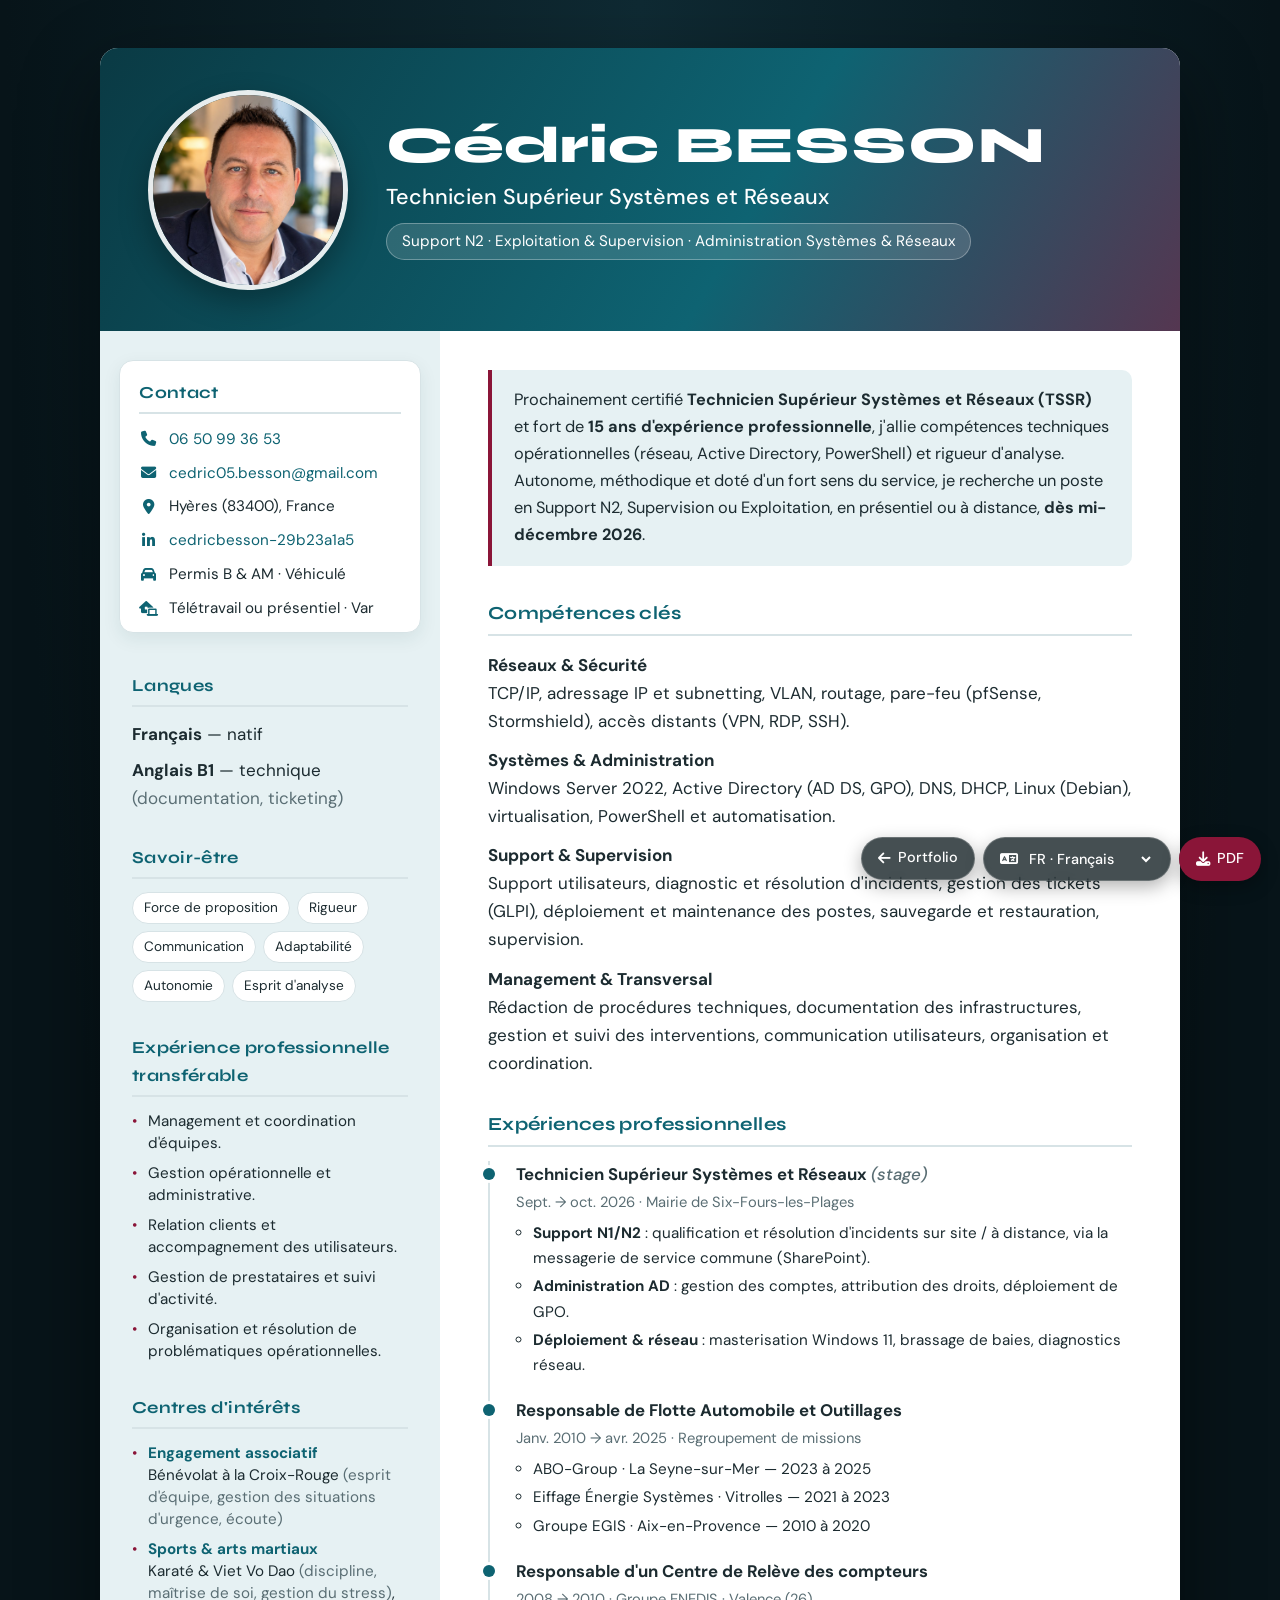
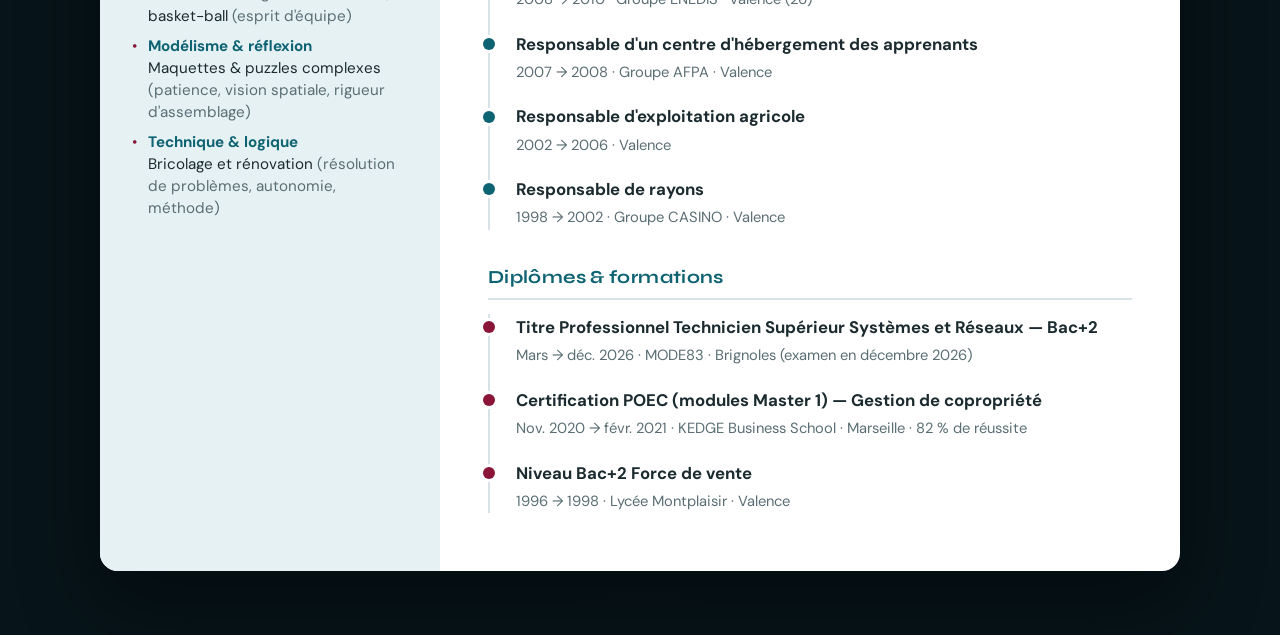
<file: cv.html>
<!DOCTYPE html>
<!--
  ============================================================
  CV EN LIGNE — Cédric BESSON
  ------------------------------------------------------------
  Version web du CV, ouverte depuis les boutons « Voir mon CV » du portfolio.
    • À l'écran : grand format aéré, photo bien visible.
    • À l'impression (Ctrl + P → « Enregistrer au format PDF ») : une page A4.
    • Modification directe (éditeur façon Word, edition.js module 2 bis) :
      bouton « Éditer » (ou Ctrl + Alt + M), puis « Exporter cv.html » →
      remplacer ce fichier, et « PDF du CV » → ressources/CV_Cedric_BESSON_TSSR.pdf.
  Mise en forme : cv.css
  Pour modifier une information, il suffit de changer le texte ci-dessous.
  ============================================================
-->
<html lang="fr">
<head>
  <meta charset="UTF-8" />
  <meta name="viewport" content="width=device-width, initial-scale=1.0" />
  <meta name="description" content="CV de Cédric Besson – Technicien Supérieur Systèmes et Réseaux (TSSR), Hyères (83), France." />
  <meta name="theme-color" content="#071419" />

  <link rel="preconnect" href="https://fonts.googleapis.com" />
  <link rel="preconnect" href="https://fonts.gstatic.com" crossorigin />
  <link href="https://fonts.googleapis.com/css2?family=Syne:wght@700;800&family=DM+Sans:wght@400;500;700&display=swap" rel="stylesheet" />
  <link rel="stylesheet" href="https://cdnjs.cloudflare.com/ajax/libs/font-awesome/6.4.0/css/all.min.css" />
  <link rel="stylesheet" href="cv.css" />

  <link rel="icon" type="image/png" sizes="32x32" href="images/favicon-32x32.png" />
  <title>CV · Cédric Besson | Technicien Systèmes &amp; Réseaux</title>
</head>

<body>

  <!-- Boutons discrets, masqués à l'impression -->
  <nav class="cv-actions" aria-label="Actions">
    <a href="index.html" class="cv-btn"><i class="fas fa-arrow-left" aria-hidden="true"></i> Portfolio</a>
    <!-- « Éditer » : visible seulement sur l'ordinateur de Cédric (retiré du site publié par edition.js) -->
    <button type="button" class="cv-btn" data-ed-open data-owner-only title="Modifier le CV (Ctrl + Alt + M)"><i class="fas fa-pen" aria-hidden="true"></i> Éditer</button>
    <a href="ressources/CV_Cedric_BESSON_TSSR.pdf" class="cv-btn cv-btn--main" download><i class="fas fa-download" aria-hidden="true"></i> PDF</a>
  </nav>

  <main class="cv-page">

    <!-- ===== EN-TÊTE ===== -->
    <header class="cv-header">
      <img src="images/photo.jpg" alt="Photo de Cédric Besson" class="cv-photo" width="200" height="200" />
      <div>
        <h1 class="cv-name">Cédric <span>BESSON</span></h1>
        <p class="cv-title">Technicien Supérieur Systèmes et Réseaux</p>
        <p class="cv-targets">Support N2 · Exploitation &amp; Supervision · Administration Systèmes &amp; Réseaux</p>
      </div>
    </header>

    <div class="cv-body">

      <!-- ===== COLONNE LATÉRALE ===== -->
      <aside class="cv-side">
        <section>
          <h2>Contact</h2>
          <ul class="cv-contact">
            <li><i class="fas fa-phone" aria-hidden="true"></i><a href="tel:+33650993653">06 50 99 36 53</a></li>
            <li><i class="fas fa-envelope" aria-hidden="true"></i><a href="mailto:cedric05.besson@gmail.com">cedric05.besson@gmail.com</a></li>
            <li><i class="fas fa-location-dot" aria-hidden="true"></i>Hyères (83400), France</li>
            <li><i class="fab fa-linkedin-in" aria-hidden="true"></i><a href="https://www.linkedin.com/in/cedricbesson-29b23a1a5" target="_blank" rel="noopener">cedricbesson-29b23a1a5</a></li>
            <li><i class="fas fa-car" aria-hidden="true"></i>Permis B &amp; AM · Véhiculé</li>
            <li><i class="fas fa-laptop-house" aria-hidden="true"></i>Télétravail ou présentiel · Var</li>
          </ul>
        </section>

        <section>
          <h2>Langues</h2>
          <p class="cv-lang-item"><strong>Français</strong> — natif</p>
          <p class="cv-lang-item"><strong>Anglais B1</strong> — technique<br><span class="muted">(documentation, ticketing)</span></p>
        </section>

        <section>
          <h2>Savoir-être</h2>
          <ul class="cv-chips">
            <li>Force de proposition</li>
            <li>Rigueur</li>
            <li>Communication</li>
            <li>Adaptabilité</li>
            <li>Autonomie</li>
            <li>Esprit d'analyse</li>
          </ul>
        </section>

        <section>
          <h2>Expérience professionnelle transférable</h2>
          <ul class="cv-list cv-transfer">
            <li>Management et coordination d'équipes.</li>
            <li>Gestion opérationnelle et administrative.</li>
            <li>Relation clients et accompagnement des utilisateurs.</li>
            <li>Gestion de prestataires et suivi d'activité.</li>
            <li>Organisation et résolution de problématiques opérationnelles.</li>
          </ul>
        </section>

        <section>
          <h2>Centres d'intérêts</h2>
          <!-- Chaque intérêt : <strong> = thème, puis l'activité et les qualités qu'elle développe -->
          <ul class="cv-list cv-interests">
            <li><strong>Engagement associatif</strong> Bénévolat à la Croix-Rouge <span class="muted">(esprit d'équipe, gestion des situations d'urgence, écoute)</span></li>
            <li><strong>Sports &amp; arts martiaux</strong> Karaté &amp; Viet Vo Dao <span class="muted">(discipline, maîtrise de soi, gestion du stress)</span>, basket-ball <span class="muted">(esprit d'équipe)</span></li>
            <li><strong>Modélisme &amp; réflexion</strong> Maquettes &amp; puzzles complexes <span class="muted">(patience, vision spatiale, rigueur d'assemblage)</span></li>
            <li><strong>Technique &amp; logique</strong> Bricolage et rénovation <span class="muted">(résolution de problèmes, autonomie, méthode)</span></li>
          </ul>
        </section>
      </aside>

      <!-- ===== COLONNE PRINCIPALE ===== -->
      <div class="cv-main">
        <p class="cv-summary">
          Prochainement certifié <strong>Technicien Supérieur Systèmes et Réseaux (TSSR)</strong> et fort de
          <strong>15 ans d'expérience professionnelle</strong>, j'allie compétences techniques opérationnelles
          (réseau, Active Directory, PowerShell) et rigueur d'analyse. Autonome, méthodique et doté d'un fort
          sens du service, je recherche un poste en Support N2, Supervision ou Exploitation, en présentiel ou
          à distance, <strong>dès mi-décembre 2026</strong>.
        </p>

        <section>
          <h2>Compétences clés</h2>
          <ul class="cv-skills">
            <li><strong>Réseaux &amp; Sécurité</strong> TCP/IP, adressage IP et subnetting, VLAN, routage, pare-feu (pfSense, Stormshield), accès distants (VPN, RDP, SSH).</li>
            <li><strong>Systèmes &amp; Administration</strong> Windows Server 2022, Active Directory (AD DS, GPO), DNS, DHCP, Linux (Debian), virtualisation, PowerShell et automatisation.</li>
            <li><strong>Support &amp; Supervision</strong> Support utilisateurs, diagnostic et résolution d'incidents, gestion des tickets (GLPI), déploiement et maintenance des postes, sauvegarde et restauration, supervision.</li>
            <li><strong>Management &amp; Transversal</strong> Rédaction de procédures techniques, documentation des infrastructures, gestion et suivi des interventions, communication utilisateurs, organisation et coordination.</li>
          </ul>
        </section>

        <section>
          <h2>Expériences professionnelles</h2>
          <ol class="cv-timeline">
            <li>
              <p class="cv-role">Technicien Supérieur Systèmes et Réseaux <em>(stage)</em></p>
              <p class="cv-meta">Sept. → oct. 2026 · Mairie de Six-Fours-les-Plages</p>
              <ul>
                <li><strong>Support N1/N2</strong> : qualification et résolution d'incidents sur site / à distance, via la messagerie de service commune (SharePoint).</li>
                <li><strong>Administration AD</strong> : gestion des comptes, attribution des droits, déploiement de GPO.</li>
                <li><strong>Déploiement &amp; réseau</strong> : masterisation Windows 11, brassage de baies, diagnostics réseau.</li>
              </ul>
            </li>
            <li>
              <p class="cv-role">Responsable de Flotte Automobile et Outillages</p>
              <p class="cv-meta">Janv. 2010 → avr. 2025 · Regroupement de missions</p>
              <ul>
                <li>ABO-Group · La Seyne-sur-Mer — 2023 à 2025</li>
                <li>Eiffage Énergie Systèmes · Vitrolles — 2021 à 2023</li>
                <li>Groupe EGIS · Aix-en-Provence — 2010 à 2020</li>
              </ul>
            </li>
            <li>
              <p class="cv-role">Responsable d'un Centre de Relève des compteurs</p>
              <p class="cv-meta">2008 → 2010 · Groupe ENEDIS · Valence (26)</p>
            </li>
            <li>
              <p class="cv-role">Responsable d'un centre d'hébergement des apprenants</p>
              <p class="cv-meta">2007 → 2008 · Groupe AFPA · Valence</p>
            </li>
            <li>
              <p class="cv-role">Responsable d'exploitation agricole</p>
              <p class="cv-meta">2002 → 2006 · Valence</p>
            </li>
            <li>
              <p class="cv-role">Responsable de rayons</p>
              <p class="cv-meta">1998 → 2002 · Groupe CASINO · Valence</p>
            </li>
          </ol>
        </section>

        <section>
          <h2>Diplômes &amp; formations</h2>
          <ol class="cv-timeline cv-timeline--cert">
            <li>
              <p class="cv-role">Titre Professionnel Technicien Supérieur Systèmes et Réseaux — Bac+2</p>
              <p class="cv-meta">Mars → déc. 2026 · MODE83 · Brignoles (examen en décembre 2026)</p>
            </li>
            <li>
              <p class="cv-role">Certification POEC (modules Master 1) — Gestion de copropriété</p>
              <p class="cv-meta">Nov. 2020 → févr. 2021 · KEDGE Business School · Marseille · 82 % de réussite</p>
            </li>
            <li>
              <p class="cv-role">Niveau Bac+2 Force de vente</p>
              <p class="cv-meta">1996 → 1998 · Lycée Montplaisir · Valence</p>
            </li>
          </ol>
        </section>
      </div>
    </div>
  </main>
  <!-- Mode édition (Ctrl + Alt + M) : permet aussi de modifier le CV directement sur la page -->
  <script src="edition.js"></script>
  <!-- Traduction du CV dans la langue choisie sur le portfolio -->
  <script src="cv-traduction.js"></script>
</body>
</html>
</file>
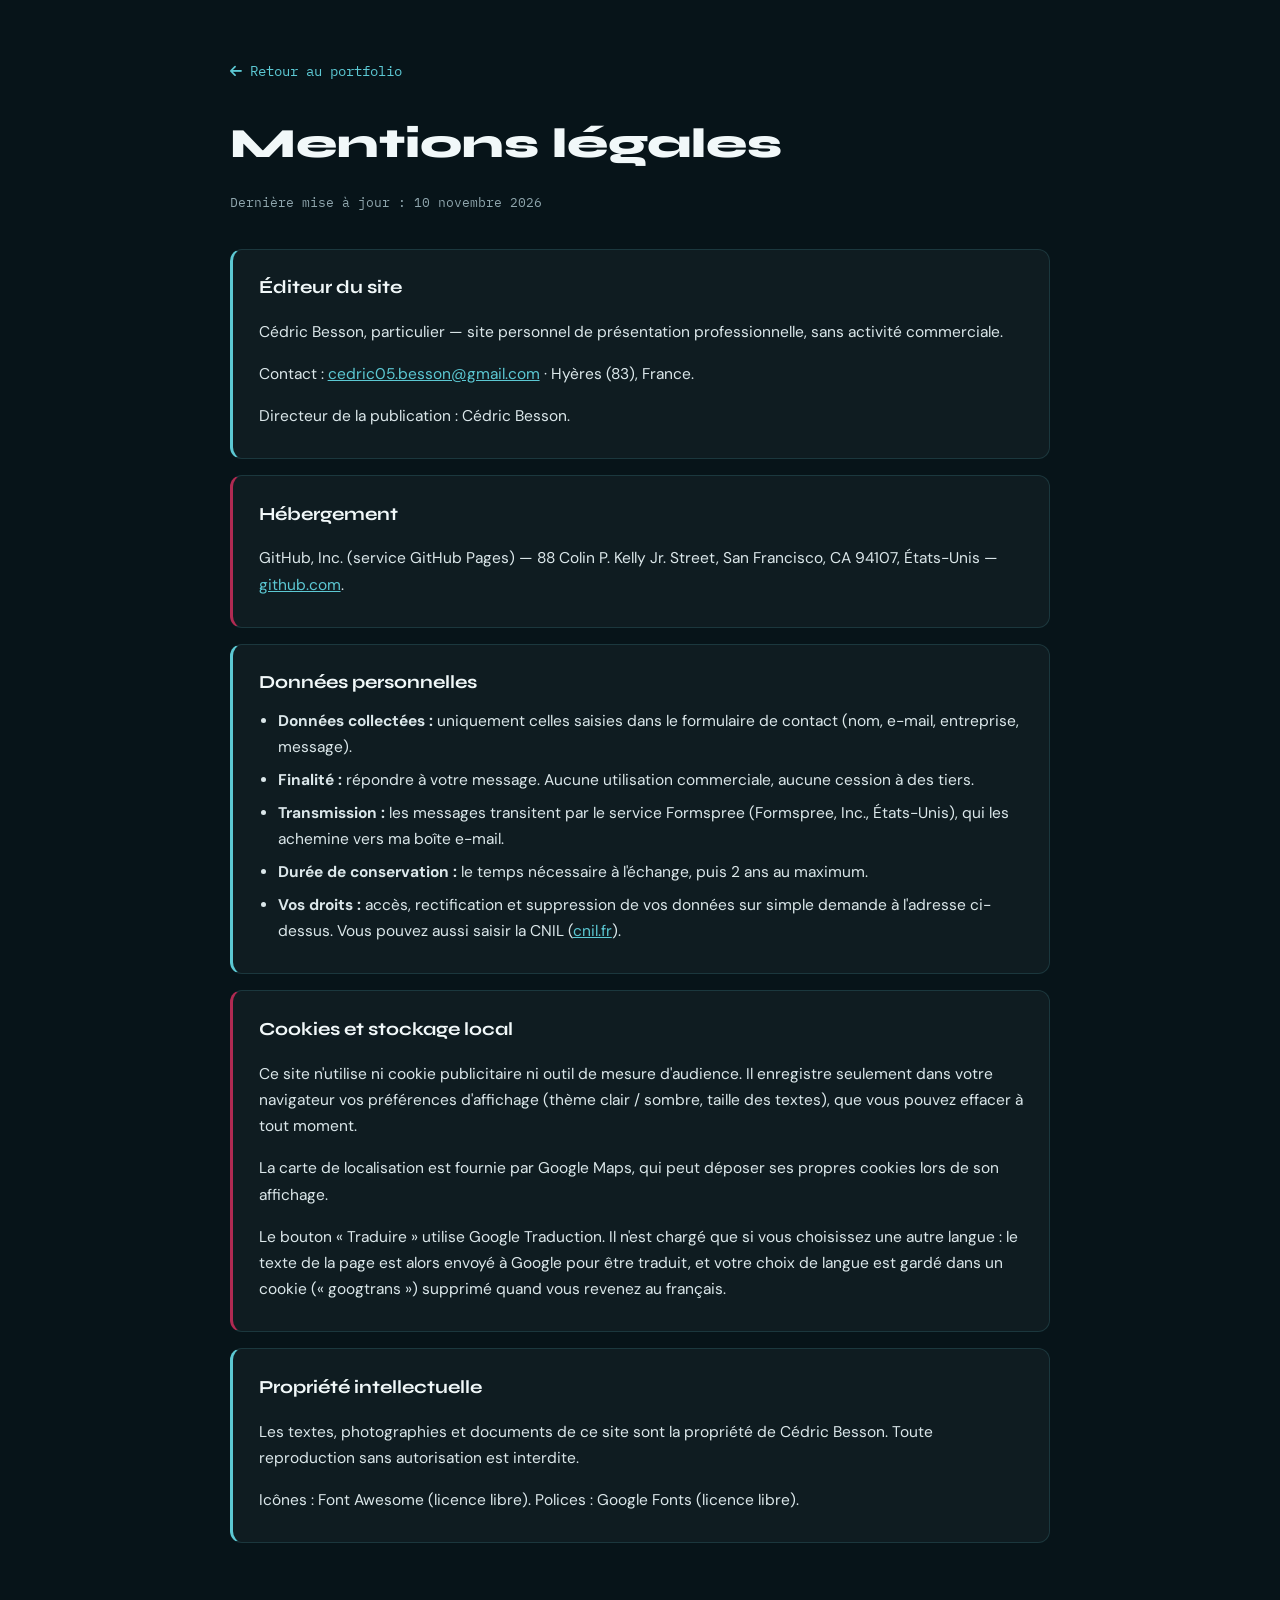
<file: mentions-legales.html>
<!DOCTYPE html>
<!--
  ============================================================
  MENTIONS LÉGALES — Portfolio de Cédric BESSON
  ------------------------------------------------------------
  Contenu limité au nécessaire pour un site personnel non commercial
  (loi n° 2004-575 du 21 juin 2004 « LCEN » et RGPD).
  À mettre à jour si : changement d'hébergeur, d'adresse e-mail,
  ou ajout d'un outil de mesure d'audience.
  Mode édition disponible : Ctrl + Alt + M.
  ============================================================
-->
<html lang="fr" data-theme="dark">
<head>
  <meta charset="UTF-8" />
  <meta name="viewport" content="width=device-width, initial-scale=1.0" />
  <meta name="robots" content="noindex" />
  <meta name="theme-color" content="#071419" />
  <link rel="preconnect" href="https://fonts.googleapis.com" />
  <link rel="preconnect" href="https://fonts.gstatic.com" crossorigin />
  <link href="https://fonts.googleapis.com/css2?family=Syne:wght@700;800&family=IBM+Plex+Mono:wght@400;500&family=DM+Sans:wght@400;500;700&display=swap" rel="stylesheet" />
  <link rel="stylesheet" href="https://cdnjs.cloudflare.com/ajax/libs/font-awesome/6.4.0/css/all.min.css" />
  <link rel="stylesheet" href="style.css" />
  <link rel="icon" type="image/png" sizes="32x32" href="images/favicon-32x32.png" />
  <title>Mentions légales | Cédric Besson</title>
  <style>
    /* Mise en page propre à cette page ; couleurs et polices viennent de style.css */
    .legal { max-width: 820px; margin: 0 auto; padding: 3rem 1.25rem 4rem; }
    .legal-back { display: inline-flex; align-items: center; gap: .5rem; font-family: var(--font-mono); font-size: .85rem; text-decoration: none; }
    .legal h1 { font-family: var(--font-display); font-weight: 800; font-size: clamp(1.9rem, 5vw, 2.6rem); color: var(--clr-heading); margin: 1.5rem 0 .3rem; }
    .legal .updated { font-family: var(--font-mono); font-size: .8rem; color: var(--clr-text-soft); margin-bottom: 2.2rem; }
    .legal section { padding: 1.4rem 1.6rem; margin-bottom: 1rem; background: var(--clr-surface); border: 1px solid var(--clr-border); border-left: 3px solid var(--clr-accent2); border-radius: var(--radius-md); }
    .legal section:nth-of-type(even) { border-left-color: var(--clr-wine2); }
    .legal h2 { font-family: var(--font-display); font-weight: 700; font-size: 1.15rem; color: var(--clr-heading); margin: 0 0 .6rem; }
    .legal p, .legal li { font-size: .97rem; color: var(--clr-text); margin-bottom: .4rem; }
    .legal ul { padding-left: 1.2rem; margin: 0; }
  </style>
</head>
<body>
  <main class="legal">
    <a href="index.html" class="legal-back"><i class="fas fa-arrow-left" aria-hidden="true"></i> Retour au portfolio</a>
    <h1>Mentions légales</h1>
    <p class="updated">Dernière mise à jour : 10 novembre 2026</p>

    <section id="editeur">
      <h2>Éditeur du site</h2>
      <p>Cédric Besson, particulier — site personnel de présentation professionnelle, sans activité commerciale.</p>
      <p>Contact : <a href="mailto:cedric05.besson@gmail.com">cedric05.besson@gmail.com</a> · Hyères (83), France.</p>
      <p>Directeur de la publication : Cédric Besson.</p>
    </section>

    <section id="hebergement">
      <h2>Hébergement</h2>
      <p>GitHub, Inc. (service GitHub Pages) — 88 Colin P. Kelly Jr. Street, San Francisco, CA 94107, États-Unis — <a href="https://github.com" target="_blank" rel="noopener">github.com</a>.</p>
    </section>

    <section id="donnees">
      <h2>Données personnelles</h2>
      <ul>
        <li><strong>Données collectées :</strong> uniquement celles saisies dans le formulaire de contact (nom, e-mail, entreprise, message).</li>
        <li><strong>Finalité :</strong> répondre à votre message. Aucune utilisation commerciale, aucune cession à des tiers.</li>
        <li><strong>Transmission :</strong> les messages transitent par le service Formspree (Formspree, Inc., États-Unis), qui les achemine vers ma boîte e-mail.</li>
        <li><strong>Durée de conservation :</strong> le temps nécessaire à l'échange, puis 2 ans au maximum.</li>
        <li><strong>Vos droits :</strong> accès, rectification et suppression de vos données sur simple demande à l'adresse ci-dessus. Vous pouvez aussi saisir la CNIL (<a href="https://www.cnil.fr" target="_blank" rel="noopener">cnil.fr</a>).</li>
      </ul>
    </section>

    <section id="cookies">
      <h2>Cookies et stockage local</h2>
      <p>Ce site n'utilise ni cookie publicitaire ni outil de mesure d'audience. Il enregistre seulement dans votre navigateur vos préférences d'affichage (thème clair / sombre, taille des textes), que vous pouvez effacer à tout moment.</p>
      <p>La carte de localisation est fournie par Google Maps, qui peut déposer ses propres cookies lors de son affichage.</p>
      <p>Le bouton « Traduire » utilise Google Traduction. Il n'est chargé que si vous choisissez une autre langue : le texte de la page est alors envoyé à Google pour être traduit, et votre choix de langue est gardé dans un cookie (« googtrans ») supprimé quand vous revenez au français.</p>
    </section>

    <section id="propriete">
      <h2>Propriété intellectuelle</h2>
      <p>Les textes, photographies et documents de ce site sont la propriété de Cédric Besson. Toute reproduction sans autorisation est interdite.</p>
      <p>Icônes : Font Awesome (licence libre). Polices : Google Fonts (licence libre).</p>
    </section>
  </main>
  <script src="edition.js"></script>
</body>
</html>
</file>
<file: cv.css>
/* ============================================================
   CV EN LIGNE — Cédric BESSON · cv.css
   ------------------------------------------------------------
   1. Variables   2. Page   3. En-tête   4. Colonnes
   5. Boutons     6. Responsive          7. Impression (A4)
   Mêmes couleurs que le portfolio : bleu pétrole + bordeaux.
   ============================================================ */

/* ---------- 1. VARIABLES ---------- */
:root {
  --petrol:      #0e6372;
  --petrol-dark: #0a3a44;
  --petrol-soft: #e6f1f3;
  --wine:        #8a1538;
  --ink:         #1c2b30;
  --muted:       #5a6e74;
  --line:        #d7e3e6;
  --paper:       #ffffff;
  --font-display: 'Syne', sans-serif;
  --font-body:    'DM Sans', sans-serif;
}

/* ---------- 2. PAGE ---------- */
* { box-sizing: border-box; }

body {
  margin: 0;
  font-family: var(--font-body);
  font-size: 17px;               /* grand format : lecture confortable à l'écran */
  line-height: 1.65;
  color: var(--ink);
  background: radial-gradient(ellipse at top, #0f2a33, #071419 70%);
  min-height: 100vh;
  padding: 3rem 1rem 4rem;
}

/* La « feuille » du CV */
.cv-page {
  max-width: 1080px; margin: 0 auto;
  background: var(--paper);
  border-radius: 18px; overflow: hidden;
  box-shadow: 0 30px 80px rgba(0,0,0,.45);
}

a { color: var(--petrol); text-decoration: none; }
a:hover { text-decoration: underline; }
.muted { color: var(--muted); }

h2 {
  font-family: var(--font-display); font-weight: 700;
  font-size: 1.15rem; letter-spacing: .02em;
  color: var(--petrol); margin: 0 0 .9rem;
  padding-bottom: .35rem; border-bottom: 2px solid var(--line);
}
section + section { margin-top: 2rem; }

/* ---------- 3. EN-TÊTE ---------- */
.cv-header {
  display: flex; align-items: center; gap: 2.4rem;
  padding: 2.6rem 3rem;
  color: #fff;
  background: linear-gradient(120deg, var(--petrol-dark) 0%, var(--petrol) 60%, var(--wine) 130%);
}
/* Photo grande et ronde, avec un liseré blanc pour la détacher du fond */
.cv-photo {
  flex-shrink: 0;
  width: 200px; height: 200px; object-fit: cover; border-radius: 50%;
  object-position: 50% 22%;      /* cadre sur le visage (photo au format portrait) */
  border: 5px solid rgba(255,255,255,.9);
  box-shadow: 0 12px 30px rgba(0,0,0,.3);
}
.cv-name {
  font-family: var(--font-display); font-weight: 800;
  font-size: clamp(2.2rem, 5vw, 3.2rem); line-height: 1.05; margin: 0 0 .4rem;
}
.cv-name span { letter-spacing: .04em; }
.cv-title { font-size: 1.35rem; font-weight: 500; margin: 0 0 .5rem; }
.cv-targets {
  display: inline-block; margin: 0;
  font-size: .95rem; padding: .3rem .9rem; border-radius: 100px;
  background: rgba(255,255,255,.14); border: 1px solid rgba(255,255,255,.3);
}

/* ---------- 4. COLONNES ---------- */
.cv-body { display: grid; grid-template-columns: 340px 1fr; }

.cv-side { padding: 2.4rem 2rem; background: var(--petrol-soft); }
.cv-side p { margin: 0; }

/* Bandeau gauche : Contact isolé dans une carte blanche, puis les rubriques
   (Langues, Savoir-être, Expérience transférable, Centres d'intérêt…)
   toutes séparées par le même espace, avec le même rythme de lignes. */
.cv-side { --side-gap: 2rem; --side-item: .5rem; }
.cv-side > section { margin: 0; }
.cv-side > section + section { margin-top: var(--side-gap); }
.cv-side > section:first-child {
  margin: -.6rem -.8rem 0; padding: 1.1rem 1.2rem .7rem;
  background: var(--paper); border: 1px solid var(--line); border-radius: 14px;
  box-shadow: 0 6px 18px rgba(10,58,68,.08);
}
.cv-side > section:first-child + section { margin-top: calc(var(--side-gap) + .4rem); }
/* Titres du bandeau un peu plus petits : « Expérience professionnelle / transférable » tient sur 2 lignes */
.cv-side h2 { margin-bottom: .8rem; font-size: 1.05rem; text-wrap: balance; }
.cv-side li { margin-bottom: var(--side-item); }
.cv-side li:last-child, .cv-side .cv-chips li { margin-bottom: 0; }
.cv-main { padding: 2.4rem 3rem; }

.cv-contact, .cv-list, .cv-chips, .cv-skills { list-style: none; padding: 0; margin: 0; }
.cv-contact li { display: flex; align-items: flex-start; gap: .7rem; margin-bottom: .55rem; font-size: .95rem; word-break: break-word; }
.cv-contact i { width: 18px; margin-top: .3rem; text-align: center; color: var(--petrol); }

.cv-chips { display: flex; flex-wrap: wrap; gap: .4rem; }
.cv-chips li {
  font-size: .85rem; padding: .25rem .7rem; border-radius: 100px;
  background: #fff; border: 1px solid var(--line);
}
.cv-list li { position: relative; padding-left: 1rem; font-size: .95rem; }
.cv-list li::before { content: '•'; position: absolute; left: 0; color: var(--wine); }
.cv-interests li, .cv-transfer li { line-height: 1.45; }
.cv-side .cv-lang-item + .cv-lang-item { margin-top: var(--side-item); }
.cv-interests strong { display: block; color: var(--petrol); }

.cv-summary {
  margin: 0 0 2rem; padding: 1.1rem 1.4rem;
  font-size: 1.02rem;
  background: var(--petrol-soft); border-left: 4px solid var(--wine); border-radius: 0 10px 10px 0;
}

.cv-skills li { margin-bottom: .7rem; }
.cv-skills strong { display: block; color: var(--ink); }

/* Frise : pastille pétrole = postes, pastille bordeaux = diplômes (même code que le portfolio) */
.cv-timeline { list-style: none; margin: 0; padding: 0 0 0 1.6rem; border-left: 2px solid var(--line); }
.cv-timeline > li { position: relative; margin-bottom: 1.2rem; }
.cv-timeline > li::before {
  content: ''; position: absolute; left: calc(-1.6rem - 7px); top: .45rem;
  width: 12px; height: 12px; border-radius: 50%;
  background: var(--petrol); box-shadow: 0 0 0 3px #fff;
}
.cv-timeline--cert > li::before { background: var(--wine); }
.cv-role { margin: 0; font-weight: 700; font-size: 1.05rem; }
.cv-role em { font-weight: 500; color: var(--muted); }
.cv-meta { margin: .1rem 0 .4rem; font-size: .92rem; color: var(--muted); }
.cv-timeline ul { margin: .2rem 0 0; padding-left: 1.1rem; font-size: .95rem; }
.cv-timeline ul li { margin-bottom: .2rem; }

/* ---------- 5. BOUTONS (écran uniquement) ---------- */
.cv-actions {
  position: fixed; right: 1.2rem; bottom: 1.2rem; z-index: 10;
  display: flex; gap: .5rem;
}
.cv-btn {
  display: inline-flex; align-items: center; gap: .45rem;
  padding: .55rem 1rem; border-radius: 100px;
  font-size: .9rem; font-weight: 500; color: #fff;
  background: rgba(7,20,25,.75); border: 1px solid rgba(255,255,255,.2);
  backdrop-filter: blur(8px); -webkit-backdrop-filter: blur(8px);
  box-shadow: 0 6px 18px rgba(0,0,0,.3);
}
.cv-btn:hover { text-decoration: none; color: #fff; background: var(--petrol); }
.cv-btn--main { background: var(--wine); border-color: transparent; }
button.cv-btn { font: inherit; font-size: .9rem; cursor: pointer; }

/* ---------- 6. RESPONSIVE ---------- */
@media screen and (max-width: 860px) {
  body { padding: 1rem .6rem 5rem; font-size: 16px; }
  .cv-header { flex-direction: column; text-align: center; padding: 2rem 1.4rem; gap: 1.2rem; }
  .cv-photo { width: 170px; height: 170px; }
  .cv-body { grid-template-columns: 1fr; }
  .cv-side, .cv-main { padding: 1.8rem 1.4rem; }
}

/* ---------- 7. IMPRESSION / EXPORT PDF (A4, une page) ---------- */
@page { size: A4; margin: 0; }
@media print {
  /* Toutes les tailles en rem se réduisent d'un coup grâce à cette base */
  html { font-size: 10.4px; }
  body { background: #fff; padding: 0; font-size: 1rem; line-height: 1.45; min-height: 0; }
  .cv-actions { display: none; }
  .cv-page { max-width: none; border-radius: 0; box-shadow: none; }
  .cv-header { padding: 7mm 10mm; gap: 7mm; -webkit-print-color-adjust: exact; print-color-adjust: exact; }
  .cv-photo { width: 34mm; height: 34mm; border-width: 3px; }
  .cv-name { font-size: 26px; }
  .cv-title { font-size: 15px; }
  .cv-targets { font-size: 10px; }
  .cv-body { grid-template-columns: 62mm 1fr; min-height: calc(297mm - 48mm); }
  .cv-side { padding: 6mm 6mm; -webkit-print-color-adjust: exact; print-color-adjust: exact; }
  .cv-main { padding: 5.5mm 9mm 2mm; }
  .cv-summary { -webkit-print-color-adjust: exact; print-color-adjust: exact; margin-bottom: 3.5mm; padding: 2.6mm 4mm; }
  h2 { font-size: 13px; margin-bottom: 2.5mm; }
  section + section { margin-top: 4mm; }
  .cv-timeline > li { margin-bottom: 2mm; }
  .cv-timeline > li::before, .cv-list li::before { -webkit-print-color-adjust: exact; print-color-adjust: exact; }
  .cv-role { font-size: 11.5px; }
  .cv-skills li { margin-bottom: 1.3mm; }
  /* Colonne latérale resserrée (5 rubriques sur une seule page A4) */
  .cv-body { grid-template-columns: 68mm 1fr; }
  .cv-side { --side-gap: 8mm; --side-item: 1.5mm; }
  .cv-side > section:first-child { margin: -1.5mm -2mm 0; padding: 3mm 3.5mm 2mm; border-radius: 3mm; box-shadow: none;
    -webkit-print-color-adjust: exact; print-color-adjust: exact; }
  .cv-side > section:first-child + section { margin-top: calc(var(--side-gap) + 1mm); }
  .cv-side h2 { margin-bottom: 2.5mm; font-size: 13px; }
  .cv-contact li { margin-bottom: 1.2mm; }
  .cv-chips { gap: 1.2mm; }
  .cv-chips li { padding: .15rem .6rem; }
  .cv-interests li, .cv-transfer li { line-height: 1.38; }
  a { color: var(--ink); }
}

/* ---------- 8. MODE ÉDITION (edition.js : Ctrl + Alt + M) — jamais imprimé ---------- */
body.ed-mode [data-ed-key] { outline: 1px dashed rgba(14,99,114,.6); outline-offset: 3px; border-radius: 4px; cursor: text; }
body.ed-mode [data-ed-key]:hover,
body.ed-mode [data-ed-key]:focus { outline: 2px solid var(--wine); background: rgba(138,21,56,.06); }
.ed-toolbar {
  position: fixed; left: 50%; bottom: 1rem; z-index: 30; transform: translateX(-50%);
  display: flex; flex-wrap: wrap; align-items: center; justify-content: center; gap: .5rem;
  max-width: calc(100% - 2rem); padding: .6rem .8rem; border-radius: 16px;
  font-size: .85rem; color: #f1f8f9; background: rgba(7,20,25,.95);
  border: 1px solid rgba(92,200,211,.35); box-shadow: 0 16px 40px rgba(0,0,0,.45);
}
.ed-toolbar[hidden] { display: none; }
.ed-toolbar .ed-title { color: #e58aa6; font-weight: 700; }
.ed-toolbar button { font: inherit; color: #fff; cursor: pointer; padding: .4rem .75rem; border-radius: 10px; border: 1px solid rgba(92,200,211,.35); background: rgba(255,255,255,.06); }
.ed-toolbar button:hover { background: var(--petrol); }
.ed-toolbar .ed-primary { background: var(--wine); border-color: var(--wine); }
/* Éditeur du CV (module 2 bis) : barre façon traitement de texte */
.ed-toolbar--cv { flex-direction: column; gap: .4rem; }
.ed-toolbar--cv .ed-row { display: flex; flex-wrap: wrap; align-items: center; justify-content: center; gap: .35rem; }
.ed-toolbar--cv button { min-width: 2.2rem; }
.ed-toolbar--cv select { font: inherit; color: #fff; background: rgba(255,255,255,.06); border: 1px solid rgba(92,200,211,.35); border-radius: 10px; padding: .35rem .4rem; }
.ed-toolbar--cv select option { color: #0b1d22; }
.ed-toolbar .ed-sep { width: 1px; align-self: stretch; background: rgba(92,200,211,.35); margin: 0 .2rem; }
body.ed-mode .cv-page[contenteditable] { outline: 2px dashed rgba(14,99,114,.45); outline-offset: 6px; cursor: text; }
body.ed-mode .cv-page:focus { outline-color: var(--wine); }
body.ed-mode .ed-cur { outline: 1px dashed var(--wine); outline-offset: 2px; background: rgba(138,21,56,.05); border-radius: 4px; }
body.ed-mode { padding-bottom: 13rem; }
body.ed-mode .cv-actions { display: none; }   /* la barre du mode édition prend leur place */
.ed-toast {
  position: fixed; left: 50%; top: 1.2rem; z-index: 31; transform: translateX(-50%);
  padding: .55rem 1rem; border-radius: 10px; font-size: .85rem; color: #fff; background: var(--petrol);
}
@media print {
  .ed-toolbar, .ed-toast { display: none !important; }
  .cv-page[contenteditable], .ed-cur { outline: none !important; background: none !important; }
}

/* ---------- 8. TRADUCTION (cv-traduction.js) ---------- */
.cv-lang select {
  font: inherit; color: #fff; background: transparent; border: 0; cursor: pointer; padding-right: .2rem;
}
.cv-lang select:focus { outline: none; }
.cv-lang option { color: #1c2b30; }
.visually-hidden { position: absolute !important; width: 1px; height: 1px; overflow: hidden; clip: rect(0 0 0 0); white-space: nowrap; }
/* On masque la barre et les infobulles ajoutées par Google */
#gt-holder { position: absolute !important; left: -9999px !important; width: 1px; height: 1px; overflow: hidden; }
body { top: 0 !important; }
iframe.skiptranslate, .skiptranslate > iframe, .goog-te-banner-frame, #goog-gt-tt,
.goog-te-balloon-frame, .goog-tooltip, .VIpgJd-ZVi9od-ORHb-OEVmcd, .VIpgJd-ZVi9od-aZ2wEe-wOHMyf,
.VIpgJd-ZVi9od-aZ2wEe-OiiCO, .VIpgJd-yAWNEb-L7lbkb { display: none !important; visibility: hidden !important; }
.goog-text-highlight { background: none !important; box-shadow: none !important; }
@media screen and (max-width: 480px) { .cv-actions { left: .6rem; right: .6rem; justify-content: center; flex-wrap: wrap; } }
/* Impression d'un CV traduit : les éléments ajoutés par Google ne doivent pas créer de 2e page */
@media print {
  body > .skiptranslate, #gt-holder, #goog-gt-tt, .cv-lang { display: none !important; }
  html, body { height: auto !important; min-height: 0 !important; }
  .cv-page { break-after: avoid; page-break-after: avoid; }
}
</file>
<file: style.css>
/* ============================================================
   PORTFOLIO — Cédric BESSON · style.css
   ------------------------------------------------------------
   Palette : bleu pétrole (couleur principale) + bordeaux (accent).
   Sommaire :
     1. Variables (thème sombre / clair)
     2. Base & accessibilité
     3. Navigation
     4. Boutons
     5. Hero (schéma réseau, fiche terminal, badge)
     6. Éléments communs (titres, cartes, effet « spotlight »)
     7. Profil
     8. Compétences + bandeau défilant
     9. Parcours (timeline)
    10. Projets / Labos
    11. Bandeau d'appel à l'action
    12. Contact
    13. Pied de page (+ 13 bis : ajouts v2 — carte, formulaire, mode édition)
    14. Responsive
    15. Réduction des animations
   Astuce : toutes les couleurs se règlent dans la partie 1.
   ============================================================ */

/* ---------- 1. VARIABLES ---------- */
:root {
  /* Fonds (bleu nuit légèrement pétrole) */
  --clr-bg:         #071419;
  --clr-bg2:        #0c1e25;
  --clr-surface:    rgba(255,255,255,.035);
  --clr-surface2:   rgba(255,255,255,.07);
  --clr-border:     rgba(92,200,211,.16);

  /* Bleu pétrole */
  --clr-accent:     #13808e;   /* fonds de boutons, dégradés */
  --clr-accent2:    #5cc8d3;   /* textes en couleur (lisible sur fond sombre) */
  --clr-teal:       #1f9e95;   /* seconde couleur des dégradés */
  --accent-rgb:     19,128,142;

  /* Bordeaux (identique dans les deux thèmes, toujours utilisé en aplat avec texte blanc) */
  --clr-wine:       #8a1538;
  --clr-wine2:      #b02a52;
  --clr-wine-text:  #e58aa6;   /* bordeaux éclairci pour du texte sur fond sombre */

  /* Textes */
  --clr-text:       #dbe7ea;
  --clr-text-soft:  #8fa6ad;
  --clr-heading:    #f1f8f9;
  --clr-success:    #34d399;
  --clr-danger:     #f87171;
  --nav-bg:         rgba(7,20,25,.82);

  --radius-sm: 8px;
  --radius-md: 12px;
  --radius-lg: 20px;
  --shadow-card: 0 10px 34px rgba(0,0,0,.4);
  --shadow-glow: 0 0 40px rgba(var(--accent-rgb),.28);
  --trans: .35s cubic-bezier(.4,0,.2,1);

  --font-display: 'Syne', sans-serif;
  --font-mono:    'IBM Plex Mono', monospace;
  --font-body:    'DM Sans', sans-serif;
}

/* Thème clair : activé par script.js via <html data-theme="light"> */
[data-theme="light"] {
  --clr-bg:         #f4f7f8;
  --clr-bg2:        #e8eff1;
  --clr-surface:    rgba(255,255,255,.82);
  --clr-surface2:   #ffffff;
  --clr-border:     rgba(14,99,114,.16);
  --clr-accent:     #0e6372;
  --clr-accent2:    #0b5866;
  --clr-teal:       #138a85;
  --accent-rgb:     14,99,114;
  --clr-wine-text:  #8a1538;
  --clr-text:       #1c2b30;
  --clr-text-soft:  #4d6268;
  --clr-heading:    #0b1a1f;
  --nav-bg:         rgba(244,247,248,.86);
  --shadow-card:    0 10px 30px rgba(11,26,31,.07);
  --shadow-glow:    0 0 34px rgba(14,99,114,.14);
}

/* ---------- 2. BASE & ACCESSIBILITÉ ---------- */
html { scroll-behavior: smooth; scroll-padding-top: 120px; }   /* hauteur du bandeau sur 2 lignes */

body {
  font-family: var(--font-body);
  background: var(--clr-bg);
  color: var(--clr-text);
  font-size: 1.05rem;
  line-height: 1.7;
  overflow-x: hidden;
  transition: background-color var(--trans), color var(--trans);
}

a { color: var(--clr-accent2); }
a:hover { color: var(--clr-teal); }
::selection { background: rgba(var(--accent-rgb),.35); }

:focus-visible { outline: 2px solid var(--clr-accent2); outline-offset: 3px; }

.skip-link {
  position: absolute; top: -60px; left: 1rem; z-index: 9999;
  background: var(--clr-accent); color: #fff;
  padding: .6rem 1.2rem; border-radius: var(--radius-md);
  text-decoration: none; font-weight: 600; transition: top .2s;
}
.skip-link:focus { top: 1rem; color: #fff; }

#read-progress {
  position: fixed; top: 0; left: 0; z-index: 2000;
  height: 3px; width: 0;
  background: linear-gradient(90deg, var(--clr-accent), var(--clr-teal), var(--clr-wine2));
}

/* ---------- 3. NAVIGATION ---------- */
#mainNav {
  position: fixed; inset: 0 0 auto 0; z-index: 1050;
  padding: .8rem 0;
  background: var(--nav-bg);
  backdrop-filter: blur(16px) saturate(1.3);
  -webkit-backdrop-filter: blur(16px) saturate(1.3);
  border-bottom: 1px solid var(--clr-border);
}

/* Bannière : photo ronde + nom (remplace les initiales de la v1) */
.nav-brand { display: inline-flex; align-items: center; gap: .7rem; text-decoration: none; }
.brand-photo {
  width: 44px; height: 44px; flex-shrink: 0; border-radius: 50%;
  object-fit: cover; object-position: 50% 22%;            /* cadré sur le visage */
  border: 2px solid var(--clr-accent2);
  box-shadow: 0 0 0 3px rgba(var(--accent-rgb),.18), 0 0 0 5px rgba(138,21,56,.35);
}
.brand-text { display: flex; flex-direction: column; line-height: 1.15; text-decoration: none; }

/* Photo cliquable : aperçu agrandi au survol, plein écran au clic */
.brand-photo-btn {
  position: relative; display: inline-flex; padding: 0; border: 0; border-radius: 50%;
  background: none; cursor: zoom-in; transition: transform var(--trans);
}
.brand-photo-btn:hover > .brand-photo { transform: scale(1.06); }
.brand-photo { transition: transform var(--trans); }
.brand-photo-peek {
  position: absolute; top: calc(100% + 12px); left: 0; z-index: 1100;
  width: 180px; padding: 6px; border-radius: 16px;
  background: var(--clr-bg2); border: 1px solid var(--clr-border);
  box-shadow: 0 18px 40px rgba(0,0,0,.45);
  opacity: 0; visibility: hidden; transform: translateY(-6px) scale(.96); transform-origin: top left;
  transition: opacity .25s, transform .25s, visibility .25s; pointer-events: none;
}
.brand-photo-peek img { display: block; width: 100%; aspect-ratio: 3 / 4; object-fit: cover; border-radius: 11px; }
/* Aperçu seulement avec une souris (sur écran tactile : clic = plein écran) */
@media (hover: hover) {
  .brand-photo-btn:hover .brand-photo-peek,
  .brand-photo-btn:focus-visible .brand-photo-peek { opacity: 1; visibility: visible; transform: none; }
}

.photo-lightbox {
  position: fixed; inset: 0; z-index: 4000;
  display: flex; align-items: center; justify-content: center; padding: 1.5rem;
  background: rgba(4,12,15,.88); backdrop-filter: blur(6px); -webkit-backdrop-filter: blur(6px);
  cursor: zoom-out; animation: lbIn .25s ease;
}
.photo-lightbox[hidden] { display: none; }
.photo-lightbox figure { margin: 0; text-align: center; }
.photo-lightbox img {
  display: block; max-width: min(460px, 90vw); max-height: 78vh; width: auto; height: auto;
  border-radius: 20px; border: 3px solid var(--clr-accent2);
  box-shadow: 0 0 0 6px rgba(138,21,56,.45), 0 30px 70px rgba(0,0,0,.6); cursor: default;
}
.photo-lightbox figcaption { margin-top: 1rem; font-family: var(--font-mono); font-size: .9rem; color: #dbe7ea; }
.photo-lightbox-close {
  position: absolute; top: 1rem; right: 1rem; width: 44px; height: 44px; border-radius: 50%;
  border: 1px solid rgba(92,200,211,.4); background: rgba(255,255,255,.08); color: #fff; font-size: 1.2rem; cursor: pointer;
}
.photo-lightbox-close:hover { background: var(--clr-wine); border-color: var(--clr-wine); }
@keyframes lbIn { from { opacity: 0; } to { opacity: 1; } }
body.no-scroll { overflow: hidden; }
.brand-name { font-family: var(--font-display); font-weight: 800; font-size: 1.12rem; color: var(--clr-heading); letter-spacing: -.01em; }
.brand-role { font-family: var(--font-mono); font-size: .7rem; color: var(--clr-wine-text); }

/* Barre d'outils : 2e ligne du bandeau (Éditer, Formspree, Traduire, A− 100 % A+, thème) */
#navContent { flex-wrap: wrap; }
.nav-tools {
  display: flex; flex-wrap: wrap; align-items: center; justify-content: flex-end; gap: .5rem;
  flex-basis: 100%; margin-top: .55rem; padding-top: .55rem;
  border-top: 1px solid var(--clr-border);
}
.tool-pill {
  --pill: var(--clr-accent2);
  display: inline-flex; align-items: center; gap: .45rem;
  padding: .32rem .85rem; border-radius: 100px; cursor: pointer;
  font-family: var(--font-mono); font-size: .8rem; color: var(--pill);
  background: color-mix(in srgb, var(--pill) 10%, transparent);
  border: 1px solid color-mix(in srgb, var(--pill) 45%, transparent);
  transition: background var(--trans), transform var(--trans);
}
.tool-pill:hover { background: color-mix(in srgb, var(--pill) 22%, transparent); transform: translateY(-1px); }
.tool-edit { --pill: var(--clr-wine-text); }
.tool-form { --pill: var(--clr-accent2); }
.tool-tr   { --pill: var(--clr-teal); }
[data-theme="light"] .tool-tr { --pill: #0f766e; }
.tr-code {
  font-size: .68rem; font-weight: 600; padding: .05rem .4rem; border-radius: 6px;
  background: color-mix(in srgb, var(--pill) 18%, transparent);
}
body.ed-mode .tool-edit { background: var(--clr-wine); color: #fff; border-color: var(--clr-wine); }

/* Menus déroulants (Formspree, langues) */
.tool-menu-wrap { position: relative; }
.tool-menu {
  position: absolute; top: calc(100% + .5rem); right: 0; z-index: 1100;
  min-width: 16.5rem; margin: 0; padding: .4rem; list-style: none;
  background: var(--clr-bg2); border: 1px solid var(--clr-border); border-radius: 14px;
  box-shadow: 0 18px 44px rgba(0,0,0,.45);
}
[data-theme="light"] .tool-menu { background: #fff; box-shadow: 0 18px 40px rgba(11,26,31,.15); }
.tool-menu[hidden] { display: none; }
.tool-menu-status {
  display: flex; align-items: center; gap: .55rem; margin: 0 0 .3rem; padding: .45rem .7rem;
  font-family: var(--font-mono); font-size: .76rem; color: var(--clr-text-soft);
  border-bottom: 1px solid var(--clr-border);
}
.tool-menu-status .status-dot { background: var(--clr-success); flex-shrink: 0; }
.tool-menu-item {
  display: flex; align-items: center; gap: .65rem; width: 100%;
  padding: .5rem .7rem; border: 0; border-radius: 9px; background: none; text-align: left;
  font-family: var(--font-mono); font-size: .84rem; color: var(--clr-text); text-decoration: none; cursor: pointer;
  white-space: nowrap;
}
.tool-menu-item:hover, .tool-menu-item:focus-visible { background: rgba(var(--accent-rgb),.14); color: var(--clr-heading); }
.tool-menu-item i { width: 1.1rem; text-align: center; color: var(--clr-accent2); }
.tool-menu-item small { color: var(--clr-text-soft); }
.tr-item-code {
  min-width: 2.1rem; padding: .1rem .3rem; border-radius: 6px; text-align: center;
  font-size: .68rem; font-weight: 600; color: var(--clr-text-soft); background: var(--clr-surface2);
}
.tool-menu-item .tr-check { margin-left: auto; visibility: hidden; }
.tool-menu-item[aria-checked="true"] { color: var(--clr-accent2); }
.tool-menu-item[aria-checked="true"] .tr-check { visibility: visible; }

/* Taille des textes : A− 100 % A+ */
.font-size-tools {
  display: inline-flex; align-items: center;
  border: 1px solid var(--clr-border); border-radius: 100px; overflow: hidden; background: var(--clr-surface);
}
.fs-btn {
  padding: .32rem .7rem; border: 0; cursor: pointer;
  font-family: var(--font-mono); font-size: .8rem; font-weight: 600;
  color: var(--clr-text-soft); background: transparent;
  transition: color var(--trans), background var(--trans);
}
.fs-btn:hover:not(:disabled) { color: var(--clr-accent2); background: var(--clr-surface2); }
.fs-btn:disabled { opacity: .35; cursor: default; }
.fs-val {
  min-width: 3.4rem; padding: 0 .3rem; text-align: center;
  font-family: var(--font-mono); font-size: .76rem; font-weight: 600; color: var(--clr-accent2);
  border-inline: 1px solid var(--clr-border);
}

/* Google Traduction : on masque la barre et les infobulles ajoutées par Google */
#gt-holder { position: absolute !important; left: -9999px !important; width: 1px; height: 1px; overflow: hidden; }
body { top: 0 !important; }
iframe.skiptranslate, .skiptranslate > iframe, .goog-te-banner-frame, #goog-gt-tt,
.goog-te-balloon-frame, .goog-tooltip, .VIpgJd-ZVi9od-ORHb-OEVmcd, .VIpgJd-ZVi9od-aZ2wEe-wOHMyf,
.VIpgJd-ZVi9od-aZ2wEe-OiiCO, .VIpgJd-yAWNEb-L7lbkb { display: none !important; visibility: hidden !important; }
.goog-text-highlight { background: none !important; box-shadow: none !important; }

/* Flèche de retour en haut + anneau de progression */
#backToTop {
  position: fixed; right: 1.6rem; bottom: 1.6rem; z-index: 1040;
  width: 54px; height: 54px; border-radius: 50%; border: 0; cursor: pointer;
  display: grid; place-items: center;
  color: #fff; font-size: 1.05rem;
  background: linear-gradient(135deg, var(--clr-accent), var(--clr-wine));
  box-shadow: 0 8px 26px rgba(0,0,0,.35), 0 0 24px rgba(var(--accent-rgb),.35);
  opacity: 0; visibility: hidden; transform: translateY(16px) scale(.85);
  transition: opacity .3s, transform .3s, visibility .3s, box-shadow .3s;
}
#backToTop.show { opacity: 1; visibility: visible; transform: none; }
#backToTop:hover { transform: translateY(-4px); box-shadow: 0 12px 32px rgba(0,0,0,.4), 0 0 32px rgba(var(--accent-rgb),.55); }
#backToTop svg { position: absolute; inset: 0; width: 100%; height: 100%; transform: rotate(-90deg); pointer-events: none; }
#backToTop circle { fill: none; stroke-width: 3; }
#backToTop .btt-track { stroke: rgba(255,255,255,.18); }
#backToTop .btt-ring  { stroke: #fff; stroke-linecap: round; transition: stroke-dashoffset .15s linear; }
#backToTop i { position: relative; }
body.ed-mode #backToTop { bottom: 5.5rem; }   /* laisse la place à la barre du mode édition */

.navbar-toggler { border: 0; color: var(--clr-text); font-size: 1.3rem; padding: .3rem .5rem; }
.navbar-toggler:focus { box-shadow: none; }

/* Lien de menu : soulignement animé */
.navbar-nav .nav-link {
  position: relative;
  font-family: var(--font-mono); font-size: .9rem;
  color: var(--clr-text-soft);
  padding: .45rem .85rem !important;
  transition: color var(--trans);
}
.navbar-nav .nav-link::after {
  content: ''; position: absolute; left: .85rem; right: .85rem; bottom: .2rem;
  height: 2px; border-radius: 2px;
  background: linear-gradient(90deg, var(--clr-accent2), var(--clr-wine2));
  transform: scaleX(0); transform-origin: left; transition: transform var(--trans);
}
.navbar-nav .nav-link:hover,
.navbar-nav .nav-link.active { color: var(--clr-heading); }
.navbar-nav .nav-link:hover::after,
.navbar-nav .nav-link.active::after { transform: scaleX(1); }

#themeToggle {
  display: inline-flex; align-items: center; gap: .45rem;
  padding: .4rem .9rem;
  font-family: var(--font-mono); font-size: .82rem;
  color: var(--clr-text-soft); background: var(--clr-surface);
  border: 1px solid var(--clr-border); border-radius: 100px;
  cursor: pointer; transition: all var(--trans);
}
#themeToggle:hover { color: var(--clr-accent2); border-color: var(--clr-accent2); }

/* ---------- 4. BOUTONS ---------- */
.btn-main, .btn-ghost, .btn-light, .btn-outline-light {
  position: relative; overflow: hidden;
  display: inline-flex; align-items: center; gap: .55rem;
  padding: .85rem 1.6rem;
  font-family: var(--font-display); font-weight: 700; font-size: 1rem;
  border-radius: var(--radius-md); text-decoration: none;
  cursor: pointer; transition: all var(--trans);
}
.btn-main {
  color: #fff; border: 0;
  background: linear-gradient(135deg, var(--clr-accent), var(--clr-teal));
  box-shadow: 0 6px 22px rgba(var(--accent-rgb),.35);
}
/* Reflet lumineux qui traverse le bouton au survol */
.btn-main::after {
  content: ''; position: absolute; top: 0; left: -75%; width: 50%; height: 100%;
  background: linear-gradient(120deg, transparent, rgba(255,255,255,.35), transparent);
  transform: skewX(-20deg); transition: left .6s ease;
}
.btn-main:hover { color: #fff; transform: translateY(-2px); box-shadow: 0 10px 30px rgba(var(--accent-rgb),.5); }
.btn-main:hover::after { left: 130%; }

.btn-ghost { color: var(--clr-heading); background: var(--clr-surface); border: 1px solid var(--clr-border); }
.btn-ghost:hover { color: var(--clr-accent2); border-color: var(--clr-accent2); transform: translateY(-2px); }

/* Boutons du bandeau CTA (sur fond coloré) */
.btn-light { color: var(--clr-wine); background: #fff; border: 0; }
.btn-light:hover { color: var(--clr-wine); transform: translateY(-2px); box-shadow: 0 10px 26px rgba(0,0,0,.25); }
.btn-outline-light { color: #fff; background: transparent; border: 1px solid rgba(255,255,255,.55); }
.btn-outline-light:hover { color: #fff; background: rgba(255,255,255,.12); transform: translateY(-2px); }

/* ---------- 5. HERO ---------- */
#hero {
  position: relative; overflow: hidden;
  min-height: 100vh;
  display: flex; align-items: center;
  padding: 9.5rem 0 5rem;
  background: var(--clr-bg);
}
#hero .container { position: relative; z-index: 2; }

/* Schéma réseau en arrière-plan, estompé côté texte */
.hero-network {
  position: absolute; inset: 0; width: 100%; height: 100%; z-index: 0;
  -webkit-mask-image: linear-gradient(90deg, transparent 15%, #000 60%);
          mask-image: linear-gradient(90deg, transparent 15%, #000 60%);
}
.net-lines line { stroke: var(--clr-accent2); stroke-width: 1; opacity: .22; }
.net-flow line {
  stroke: var(--clr-accent2); stroke-width: 2; opacity: .7;
  stroke-dasharray: 6 18; animation: flow 3s linear infinite;
}
.net-flow line:nth-child(even) { stroke: var(--clr-wine2); animation-duration: 4s; }
.net-nodes circle {
  fill: var(--clr-bg); stroke: var(--clr-accent2); stroke-width: 2;
  animation: node 3.5s ease-in-out infinite;
}
.net-nodes circle:nth-child(odd) { animation-delay: -1.7s; }
@keyframes flow { to { stroke-dashoffset: -48; } }
@keyframes node { 50% { fill: var(--clr-accent2); } }

/* Halos de couleur flous */
.hero-blob {
  position: absolute; z-index: 1; border-radius: 50%;
  filter: blur(90px); opacity: .35; pointer-events: none;
  animation: drift 18s ease-in-out infinite alternate;
}
.blob-1 { width: 520px; height: 520px; top: -140px; right: -80px; background: var(--clr-accent); }
.blob-2 { width: 380px; height: 380px; bottom: -160px; left: -100px; background: var(--clr-wine); opacity: .22; animation-delay: -9s; }
@keyframes drift { to { transform: translate(-60px, 50px) scale(1.1); } }
[data-theme="light"] .hero-blob { opacity: .16; }
[data-theme="light"] .blob-2 { opacity: .1; }

/* Badge de disponibilité : bordeaux plein + texte blanc → lisible dans les 2 thèmes */
.status-badge {
  display: inline-flex; align-items: center; gap: .6rem;
  padding: .45rem 1.05rem; margin-bottom: 1.4rem;
  font-family: var(--font-mono); font-size: .85rem; font-weight: 500;
  color: #fff;
  background: linear-gradient(135deg, var(--clr-wine), var(--clr-wine2));
  border-radius: 100px;
  box-shadow: 0 6px 20px rgba(138,21,56,.35);
}
.status-dot {
  width: 8px; height: 8px; border-radius: 50%; background: #fff;
  animation: pulse 2s ease infinite;
}
@keyframes pulse {
  0%, 100% { box-shadow: 0 0 0 0 rgba(255,255,255,.7); }
  50%      { box-shadow: 0 0 0 6px rgba(255,255,255,0); }
}

.hero-title {
  font-family: var(--font-display); font-weight: 800;
  font-size: clamp(2.6rem, 7vw, 4.6rem);
  line-height: 1.05; letter-spacing: -.03em;
  color: var(--clr-heading); margin-bottom: 1rem;
}
/* Mot mis en valeur : dégradé pétrole */
.accent {
  background: linear-gradient(120deg, var(--clr-accent2), var(--clr-teal));
  -webkit-background-clip: text; background-clip: text; color: transparent;
}

.hero-subtitle {
  font-family: var(--font-mono); font-size: clamp(1rem, 2.4vw, 1.25rem);
  color: var(--clr-text); min-height: 1.8em; margin-bottom: 1.4rem;
}
.hero-subtitle .prompt { color: var(--clr-wine-text); margin-right: .5rem; font-weight: 600; }
.typing-cursor {
  display: inline-block; width: 2px; height: 1.1em;
  margin-left: 3px; vertical-align: text-bottom;
  background: var(--clr-accent2); animation: blink 1s step-end infinite;
}
@keyframes blink { 50% { opacity: 0; } }

.hero-desc { color: var(--clr-text-soft); max-width: 600px; margin-bottom: 2rem; }
.hero-desc strong { color: var(--clr-heading); font-weight: 600; }

/* Chiffres clés : petites cartes */
.hero-stats {
  display: flex; flex-wrap: wrap; gap: 1rem;
  list-style: none; padding: 0; margin: 2.6rem 0 0;
}
.hero-stats li {
  display: flex; flex-direction: column;
  padding: .9rem 1.2rem; min-width: 140px;
  background: var(--clr-surface); border: 1px solid var(--clr-border);
  border-left: 3px solid var(--clr-accent2); border-radius: var(--radius-md);
  backdrop-filter: blur(8px); -webkit-backdrop-filter: blur(8px);
}
.hero-stats li:nth-child(2) { border-left-color: var(--clr-wine2); }
.stat-val { font-family: var(--font-display); font-weight: 800; font-size: 1.8rem; color: var(--clr-heading); line-height: 1.1; }
.stat-lbl { font-family: var(--font-mono); font-size: .75rem; color: var(--clr-text-soft); line-height: 1.4; margin-top: .3rem; }

/* Emblème TSSR du hero : cercle pétrole → bordeaux, orbite pointillée, étiquettes flottantes */
.hero-emblem {
  --size: 320px;
  position: relative; width: var(--size); height: var(--size); margin: 2rem 0;
}
.emblem-orbit {
  position: absolute; inset: -34px; border-radius: 50%;
  border: 1px dashed rgba(var(--accent-rgb),.35);
  animation: spin 60s linear infinite;
}
.emblem-ring {
  position: absolute; inset: 0; border-radius: 50%; padding: 4px;
  background: conic-gradient(from 200deg, var(--clr-accent2), var(--clr-teal), var(--clr-wine2), var(--clr-accent2));
  -webkit-mask: linear-gradient(#000 0 0) content-box, linear-gradient(#000 0 0);
  -webkit-mask-composite: xor; mask-composite: exclude;
  box-shadow: 0 0 50px rgba(var(--accent-rgb),.25);
  animation: spin 14s linear infinite;
}
/* Petit satellite bordeaux qui tourne sur l'orbite */
.emblem-sat {
  position: absolute; inset: -34px; border-radius: 50%; animation: spin 9s linear infinite;
}
.emblem-sat::before {
  content: ''; position: absolute; top: 50%; right: -6px; width: 12px; height: 12px; border-radius: 50%;
  background: var(--clr-wine2); box-shadow: 0 0 14px var(--clr-wine2);
}
.emblem-core {
  position: absolute; inset: 14px; border-radius: 50%;
  display: flex; flex-direction: column; align-items: center; justify-content: center; gap: 1rem;
  background: radial-gradient(circle at 35% 30%, rgba(var(--accent-rgb),.32), rgba(7,20,25,.92) 70%);
  border: 1px solid var(--clr-border);
  box-shadow: inset 0 0 40px rgba(0,0,0,.45);
}
.emblem-core i {
  font-size: 5.6rem; line-height: 1;
  background: linear-gradient(140deg, var(--clr-accent2), var(--clr-teal) 55%, var(--clr-wine-text));
  -webkit-background-clip: text; background-clip: text; color: transparent;
  filter: drop-shadow(0 6px 18px rgba(var(--accent-rgb),.35));
}
.emblem-label {
  font-family: var(--font-mono); font-size: .9rem; letter-spacing: .2em; text-transform: uppercase;
  color: var(--clr-accent2);
}
.emblem-chip {
  position: absolute; z-index: 2;
  display: inline-flex; align-items: center; gap: .5rem; white-space: nowrap;
  padding: .5rem .95rem; border-radius: 12px;
  font-family: var(--font-mono); font-size: .82rem; color: var(--clr-heading);
  background: rgba(12,30,37,.88); border: 1px solid var(--clr-border);
  backdrop-filter: blur(8px); -webkit-backdrop-filter: blur(8px);
  box-shadow: 0 10px 26px rgba(0,0,0,.35);
  animation: float 6s ease-in-out infinite;
}
.emblem-chip i { color: var(--clr-accent2); }
.chip-1 { top: 6%;  left: -18%; }
.chip-2 { top: 44%; right: -22%; animation-delay: -1.5s; }
.chip-2 i, .chip-4 i { color: var(--clr-wine-text); }
.chip-3 { bottom: 10%; left: -10%; animation-delay: -3s; }
.chip-4 { bottom: -4%; right: 4%; animation-delay: -4.5s; }
/* Visuel du hero (remplace l'emblème) : image dans un cadre dégradé pétrole → bordeaux */
/* Visuel circulaire : anneau dégradé qui tourne + orbite pointillée + satellite bordeaux */
.hero-visual { position: relative; width: 100%; max-width: 420px; aspect-ratio: 1; margin: 3rem 0; }
.hero-visual-frame {
  position: relative; border-radius: 50%; padding: 5px;
  box-shadow: 0 0 60px rgba(var(--accent-rgb),.3), 0 24px 50px rgba(0,0,0,.45);
  animation: float 8s ease-in-out infinite;
}
.hero-visual-frame::before {
  content: ''; position: absolute; inset: 0; border-radius: 50%;
  background: conic-gradient(from 200deg, var(--clr-accent2), var(--clr-teal), var(--clr-wine2), var(--clr-accent2));
  animation: spin 14s linear infinite;
}
.hv-orbit, .hv-sat { position: absolute; inset: -28px; border-radius: 50%; pointer-events: none; }
.hv-orbit { border: 1px dashed rgba(var(--accent-rgb),.45); animation: spin 60s linear infinite; }
.hv-sat { animation: spin 9s linear infinite; }
.hv-sat::before {
  content: ''; position: absolute; top: 50%; right: -6px; width: 12px; height: 12px; border-radius: 50%;
  background: var(--clr-wine2); box-shadow: 0 0 14px var(--clr-wine2);
}

/* Scène SVG animée (module 16 de script.js) */
.hero-scene { position: relative; display: block; width: 100%; height: auto; aspect-ratio: 1; border-radius: 50%; background: #050f13; }
.hs-grid line { stroke: rgba(92,200,211,.09); stroke-width: 1; }
.hs-site { fill: rgba(19,128,142,.13); stroke: rgba(92,200,211,.55); stroke-width: 1.2; }
.hs-site-wine { fill: rgba(176,42,82,.12); stroke: rgba(229,138,166,.5); }
.hs-link { fill: none; stroke: var(--clr-accent2); stroke-width: 1.4; stroke-dasharray: 5 5; opacity: .75; animation: hsDash 1.6s linear infinite; }
.hs-link-wine { stroke: var(--clr-wine-text); }
.hs-link-soft { stroke: var(--clr-teal); opacity: .5; }
.hs-packet { stroke: none; }
.hs-dot-a { fill: var(--clr-accent2); stroke: var(--clr-accent2); }
.hs-dot-b { fill: #34d399; stroke: #34d399; }
.hs-dot-w { fill: var(--clr-wine-text); stroke: var(--clr-wine-text); }
.hs-pulse, .hs-ecg { fill: none !important; stroke-width: 1.5; stroke-linejoin: round; }
.hs-pulse { animation: hsBlink 2.4s ease-in-out infinite; }
.hs-ecg { stroke-dasharray: 80; animation: hsEcg 2.2s linear infinite; }
.hs-ring { fill: none; stroke: var(--clr-accent2); stroke-width: 1.2; transform-box: fill-box; transform-origin: center; animation: hsRing 3s ease-out infinite; }
.hs-ring-srv { stroke: rgba(92,200,211,.7); }
.hs-hub { fill: #e6fbfd; }
.hs-face-l { fill: #0f2f38; }
.hs-face-r { fill: #0a1f26; }
.hs-face-t { fill: #164a55; }
.hs-box polygon { stroke: rgba(92,200,211,.35); stroke-width: .7; stroke-linejoin: round; }
.hs-rack .hs-face-t { fill: #11353e; }
.hs-box polygon.hs-logo { fill: var(--clr-accent2); stroke: none; filter: drop-shadow(0 0 2px var(--clr-accent2)); }
.hs-led { fill: #34d399; animation: hsBlink 1.8s steps(2) infinite; }
.hs-shield path:first-child { fill: rgba(19,128,142,.35); stroke: var(--clr-accent2); stroke-width: 1.3; }
.hs-shield .hs-check { fill: none; stroke: #e6fbfd; stroke-width: 1.6; stroke-linecap: round; stroke-linejoin: round; }
.hs-shield { animation: hsBob 4s ease-in-out infinite; }
.hs-panel rect:first-child { fill: rgba(12,30,37,.92); stroke: rgba(92,200,211,.3); }
.hs-gauge-bg { fill: rgba(255,255,255,.08); }
.hs-gauge { transform-box: fill-box; transform-origin: left center; animation: hsGauge 5s ease-in-out infinite; }
.hs-radar circle, .hs-radar line { fill: none; stroke: rgba(92,200,211,.35); stroke-width: 1; }
.hs-sweep path { fill: rgba(92,200,211,.28); }
.hs-sweep { animation: spin 4s linear infinite; }
.hs-radar .hs-blip { fill: var(--clr-wine-text); stroke: none; animation: hsBlink 4s ease-in-out infinite; }
.hero-scene.is-paused * { animation-play-state: paused !important; }
@keyframes hsDash  { to { stroke-dashoffset: -20; } }
@keyframes hsBlink { 50% { opacity: .25; } }
@keyframes hsEcg   { from { stroke-dashoffset: 80; } to { stroke-dashoffset: -80; } }
@keyframes hsRing  { from { transform: scale(.55); opacity: .9; } to { transform: scale(1.6); opacity: 0; } }
@keyframes hsBob   { 50% { transform: translateY(-3px); } }
@keyframes hsGauge { 0%, 100% { transform: scaleX(.35); } 50% { transform: scaleX(.9); } }
@media (prefers-reduced-motion: reduce) { .hero-scene *, .hero-visual-frame, .hero-visual-frame::before, .hv-orbit, .hv-sat { animation: none !important; } }
.hero-visual .chip-1 { top: 2%;     left: -14%; }
.hero-visual .chip-2 { top: 20%;    right: -16%; }
.hero-visual .chip-5 { top: 60%;    right: -20%; animation-delay: -2.2s; }
.hero-visual .chip-3 { bottom: 20%; left: -18%; }
.hero-visual .chip-4 { bottom: -6%; left: 30%; right: auto; }
.chip-5 i { color: var(--clr-wine-text); }
[data-theme="light"] .hero-visual-frame { box-shadow: 0 0 50px rgba(var(--accent-rgb),.2), 0 20px 40px rgba(11,26,31,.18); }
@keyframes spin  { to { transform: rotate(360deg); } }
@keyframes float { 50% { transform: translateY(-8px); } }
[data-theme="light"] .emblem-core { background: radial-gradient(circle at 35% 30%, rgba(var(--accent-rgb),.18), #fff 70%); box-shadow: 0 18px 40px rgba(11,26,31,.12); }
[data-theme="light"] .emblem-chip { background: rgba(255,255,255,.92); box-shadow: 0 10px 24px rgba(11,26,31,.1); }

/* ---------- OUTILS .EXE (section Projets) ---------- */
.exe-head { text-align: center; margin: 4.5rem 0 2rem; }
.exe-heading { font-family: var(--font-display); font-weight: 800; font-size: clamp(1.4rem, 2.6vw, 1.9rem); color: var(--clr-heading); margin-bottom: .8rem; }
.exe-heading i { color: var(--clr-wine-text); margin-right: .4rem; }
.exe-card { display: grid; grid-template-columns: minmax(0, 1.05fr) minmax(0, 1fr); gap: 2rem; padding: 1.6rem; align-items: start; }
.exe-media {
  position: relative; border-radius: 14px; overflow: hidden; aspect-ratio: 16 / 10;
  background: #050f13; border: 1px solid var(--clr-border);
}
.exe-shot { display: none; position: absolute; inset: 0; padding: 0; border: 0; background: none; cursor: zoom-in; }
.exe-shot img { width: 100%; height: 100%; object-fit: cover; object-position: top; transition: transform var(--trans); }
.exe-shot:hover img { transform: scale(1.04); }
.exe-zoom {
  position: absolute; right: .7rem; bottom: .7rem; width: 38px; height: 38px; border-radius: 50%;
  display: grid; place-items: center; color: #fff; background: rgba(7,20,25,.75); border: 1px solid var(--clr-border);
}
.exe-media.has-shots .exe-shot { display: block; }
.exe-media.has-shots .exe-console { display: none; }
.exe-console { height: 100%; display: flex; flex-direction: column; }
.exe-console-bar { display: flex; align-items: center; gap: .4rem; padding: .55rem .8rem; background: rgba(255,255,255,.05); border-bottom: 1px solid var(--clr-border); }
.exe-console-bar span { width: 10px; height: 10px; border-radius: 50%; background: var(--clr-wine2); }
.exe-console-bar span:nth-child(2) { background: #d9a441; }
.exe-console-bar span:nth-child(3) { background: var(--clr-teal); }
.exe-console-bar b { margin-left: .5rem; font: 500 .75rem var(--font-mono); color: var(--clr-text-soft); }
.exe-console pre {
  flex: 1; margin: 0; padding: 1rem 1.1rem; overflow: hidden; white-space: pre;
  font: .78rem/1.55 var(--font-mono); color: var(--clr-accent2);
}
.exe-console pre i { font-style: normal; color: var(--clr-wine-text); }
.exe-caret { animation: hsBlink 1s steps(2) infinite; }
.exe-badge, .exe-count {
  position: absolute; top: .7rem; padding: .25rem .65rem; border-radius: 8px;
  font: 600 .75rem var(--font-mono); color: #fff;
}
.exe-badge { right: .7rem; background: var(--clr-wine); }
.exe-count { left: .7rem; background: rgba(7,20,25,.75); }
.exe-count:empty { display: none; }
.exe-media:not(.has-shots) .exe-badge { top: auto; bottom: .7rem; }
.exe-body .project-title { margin-bottom: .2rem; }
.exe-file code { font-size: .85rem; color: var(--clr-wine-text); }
.exe-body .project-points li { margin-bottom: .3rem; }
.exe-dl { margin-top: 1.4rem; padding-top: 1.2rem; border-top: 1px solid var(--clr-border); }
.dl-meta { display: flex; flex-wrap: wrap; gap: .5rem; margin-bottom: .9rem; }
.dl-chip {
  display: inline-flex; align-items: center; gap: .4rem; padding: .3rem .7rem; border-radius: 8px;
  font: .78rem var(--font-mono); color: var(--clr-text-soft); background: var(--clr-surface2); border: 1px solid var(--clr-border);
}
.dl-chip i { color: var(--clr-accent2); }
.dl-hint { margin: .8rem 0 0; font-size: .8rem; color: var(--clr-text-soft); }
.dl-hint i { color: var(--clr-accent2); margin-right: .3rem; }
.exe-edit { flex-wrap: wrap; align-items: center; gap: .6rem; margin-top: 1.2rem; padding: 1rem; border: 1px dashed var(--clr-wine-text); border-radius: 12px; }
.exe-edit .cv-btn {
  display: inline-flex; align-items: center; gap: .4rem; cursor: pointer; text-decoration: none;
  padding: .45rem .85rem; border-radius: 10px; font: .82rem var(--font-mono);
  color: var(--clr-text); background: var(--clr-surface2); border: 1px solid var(--clr-border);
}
.exe-edit .cv-primary { background: var(--clr-wine); border-color: var(--clr-wine); color: #fff; }
.exe-edit [hidden] { display: none !important; }
.exe-edit small { flex-basis: 100%; color: var(--clr-text-soft); font-size: .78rem; }

/* Visionneuse plein écran */
.shot-viewer {
  position: fixed; inset: 0; z-index: 4100; display: flex; align-items: center; justify-content: center;
  padding: 4.5rem 4.5rem 3rem; background: rgba(4,12,15,.93); animation: lbIn .25s ease;
}
.shot-viewer[hidden] { display: none; }
.sv-figure { margin: 0; max-width: 100%; max-height: 100%; display: flex; flex-direction: column; align-items: center; overflow: auto; }
.sv-img { max-width: 100%; max-height: calc(100vh - 9rem); border-radius: 12px; border: 1px solid var(--clr-border); cursor: zoom-in; box-shadow: 0 30px 70px rgba(0,0,0,.6); }
.shot-viewer.zoomed { align-items: flex-start; }
.shot-viewer.zoomed .sv-img { max-width: none; max-height: none; cursor: zoom-out; }
.sv-figure figcaption { margin-top: .9rem; font: .85rem var(--font-mono); color: #dbe7ea; text-align: center; }
.sv-count { color: var(--clr-accent2); margin-right: .5rem; }
.sv-btn {
  position: absolute; width: 46px; height: 46px; border-radius: 50%; cursor: pointer; font-size: 1.1rem;
  border: 1px solid rgba(92,200,211,.4); background: rgba(255,255,255,.08); color: #fff;
}
.sv-btn:hover { background: var(--clr-wine); border-color: var(--clr-wine); }
.sv-prev { left: 1rem; top: 50%; transform: translateY(-50%); }
.sv-next { right: 1rem; top: 50%; transform: translateY(-50%); }
.sv-close { top: 1rem; right: 1rem; }
.sv-zoom { top: 1rem; right: 4.2rem; }
.shot-viewer.single .sv-prev, .shot-viewer.single .sv-next { display: none; }

/* ---------- OBJECTIF PROFESSIONNEL ---------- */
.goal-panel { padding: 2.6rem; }
.goal-title {
  font-family: var(--font-display); font-weight: 800; font-size: clamp(1.5rem, 3vw, 2.1rem);
  line-height: 1.2; color: var(--clr-heading); margin-bottom: 1.2rem;
}
.goal-text { color: var(--clr-text-soft); }
.goal-text strong { color: var(--clr-heading); font-weight: 600; }
.goal-status {
  display: flex; align-items: center; gap: .7rem; margin: 1.6rem 0;
  padding: .85rem 1.1rem; border-radius: var(--radius-md);
  font-family: var(--font-mono); font-size: .88rem; color: var(--clr-accent2);
  background: rgba(var(--accent-rgb),.1); border: 1px solid rgba(var(--accent-rgb),.3);
}
.goal-status .status-dot { background: var(--clr-accent2); flex-shrink: 0; }
.goal-grid { display: grid; grid-template-columns: 1fr 1fr; gap: 1rem; }
.goal-card {
  position: relative; overflow: hidden; text-align: center;
  padding: 1.5rem 1.2rem; border-radius: var(--radius-md);
  background: var(--clr-surface); border: 1px solid var(--clr-border);
  transition: transform var(--trans), border-color var(--trans);
}
.goal-card:hover { transform: translateY(-4px); border-color: rgba(var(--accent-rgb),.45); }
.goal-icon {
  display: inline-grid; place-items: center; width: 46px; height: 46px; margin-bottom: .9rem;
  border-radius: 12px; color: #fff; font-size: 1.1rem;
  background: linear-gradient(135deg, var(--clr-accent), var(--clr-teal));
  box-shadow: 0 6px 18px rgba(var(--accent-rgb),.35);
}
.goal-icon.gi-wine { background: linear-gradient(135deg, var(--clr-wine), var(--clr-wine2)); box-shadow: 0 6px 18px rgba(138,21,56,.35); }
.goal-card h3 { font-family: var(--font-display); font-weight: 700; font-size: 1.02rem; color: var(--clr-heading); margin-bottom: .5rem; }
.goal-card p { font-size: .9rem; color: var(--clr-text-soft); margin: 0; }

/* ---------- OUTILS CV (bandeau, mode édition uniquement) ---------- */
.ed-only { display: none; }
body.ed-mode .ed-only { display: inline-flex; }
/* En mode édition, la barre se compacte (icônes seules pour Traduire et le thème) pour tenir sur une ligne */
body.ed-mode .tool-tr > span:not(.tr-code), body.ed-mode #themeLabel { display: none; }
body.ed-mode .nav-tools { gap: .4rem; }
.tool-cvpdf { --pill: #34d399; }
.tool-a4    { --pill: #f59e0b; }
.tool-cv1   { --pill: var(--clr-wine-text); }
[data-theme="light"] .tool-cvpdf { --pill: #047857; }
[data-theme="light"] .tool-a4    { --pill: #b45309; }

/* Fenêtre « CV PDF » : aperçu du CV actuel / d'un nouveau CV */
.cv-panel {
  position: fixed; inset: 0; z-index: 3500; display: flex; align-items: center; justify-content: center;
  padding: 1rem; background: rgba(4,12,15,.8); backdrop-filter: blur(4px); -webkit-backdrop-filter: blur(4px);
}
.cv-panel[hidden] { display: none; }
.cv-panel-box {
  display: flex; flex-direction: column; gap: .8rem;
  width: min(900px, 100%); height: min(92vh, 1000px); padding: 1.1rem;
  background: var(--clr-bg2); border: 1px solid var(--clr-border); border-radius: 18px;
  box-shadow: 0 30px 70px rgba(0,0,0,.55);
  font-family: var(--font-mono); font-size: .84rem; color: var(--clr-text);
}
.cv-panel-head { display: flex; flex-wrap: wrap; align-items: center; gap: .6rem; }
.cv-panel-head h2 { font-family: var(--font-display); font-size: 1.1rem; color: var(--clr-heading); margin: 0 auto 0 0; }
.cv-panel-head button, .cv-panel-head label, .cv-panel-head a {
  display: inline-flex; align-items: center; gap: .4rem; cursor: pointer; text-decoration: none;
  padding: .4rem .8rem; border-radius: 10px; font: inherit;
  color: var(--clr-text); background: var(--clr-surface2); border: 1px solid var(--clr-border);
}
.cv-panel-head .cv-primary { background: var(--clr-wine); border-color: var(--clr-wine); color: #fff; }
.cv-panel-head .cv-primary[hidden] { display: none; }
.cv-panel-head input[type="file"] { display: none; }
.cv-panel-note { margin: 0; color: var(--clr-text-soft); }
.cv-panel-note strong { color: var(--clr-accent2); }
.cv-panel iframe { flex: 1; width: 100%; border: 0; border-radius: 10px; background: #fff; }

.scroll-indicator {
  position: absolute; z-index: 2; bottom: 1.6rem; left: 50%; transform: translateX(-50%);
  display: flex; flex-direction: column; align-items: center; gap: .2rem;
  font-family: var(--font-mono); font-size: .75rem;
  color: var(--clr-text-soft); text-decoration: none;
  animation: bounce 2.2s ease infinite;
}
@keyframes bounce { 50% { transform: translate(-50%, 6px); } }

/* ---------- 6. ÉLÉMENTS COMMUNS ---------- */
section { position: relative; padding: 6.5rem 0; }

/* En-tête de section avec grand numéro en filigrane (attribut data-num) */
.section-head { position: relative; isolation: isolate; } /* isolate : garde le numéro au-dessus du fond de section */
.section-head::before {
  content: attr(data-num);
  position: absolute; top: -3.4rem; left: 50%; transform: translateX(-50%);
  font-family: var(--font-display); font-weight: 800; font-size: 8rem; line-height: 1;
  color: transparent; -webkit-text-stroke: 1.5px var(--clr-border);
  pointer-events: none; z-index: -1;
}
.section-head--left::before { left: -.4rem; transform: none; }

.section-label {
  display: flex; align-items: center; gap: .6rem;
  font-family: var(--font-mono); font-size: .85rem;
  letter-spacing: .12em; text-transform: uppercase;
  color: var(--clr-wine-text); margin-bottom: .7rem;
}
.section-label::before { content: '//'; opacity: .6; }

.section-title {
  font-family: var(--font-display); font-weight: 800;
  font-size: clamp(1.8rem, 4vw, 2.6rem);
  line-height: 1.15; letter-spacing: -.02em;
  color: var(--clr-heading); margin-bottom: .8rem;
}

.section-desc { color: var(--clr-text-soft); max-width: 640px; }

.section-divider { display: flex; align-items: center; gap: .7rem; margin: .4rem 0 2.8rem; }
.section-divider .line { width: 48px; height: 2px; border-radius: 2px; background: linear-gradient(90deg, var(--clr-accent2), transparent); }
.section-divider .dot  { width: 7px; height: 7px; border-radius: 2px; transform: rotate(45deg); background: var(--clr-wine2); }
.justify-content-center > .line:first-child { background: linear-gradient(270deg, var(--clr-accent2), transparent); }
.justify-content-center > .line-rev { background: linear-gradient(90deg, var(--clr-accent2), transparent); }

.card-kicker {
  font-family: var(--font-mono); font-size: .82rem;
  letter-spacing: .1em; text-transform: uppercase;
  color: var(--clr-accent2); margin-bottom: 1.2rem;
}

/* Carte « verre dépoli » réutilisable */
.glass-card {
  position: relative; overflow: hidden;
  background: var(--clr-surface);
  backdrop-filter: blur(14px); -webkit-backdrop-filter: blur(14px);
  border: 1px solid var(--clr-border); border-radius: var(--radius-lg);
  padding: 2rem; box-shadow: var(--shadow-card);
  transition: border-color var(--trans), box-shadow var(--trans), transform var(--trans);
}
.glass-card:hover { border-color: rgba(var(--accent-rgb),.45); box-shadow: var(--shadow-glow), var(--shadow-card); }

/* Effet « spotlight » : halo qui suit la souris (positions --mx / --my posées par script.js) */
.spot::after {
  content: ''; position: absolute; inset: 0; border-radius: inherit; pointer-events: none;
  background: radial-gradient(380px circle at var(--mx, 50%) var(--my, 50%), rgba(var(--accent-rgb),.13), transparent 60%);
  opacity: 0; transition: opacity var(--trans);
}
.spot:hover::after { opacity: 1; }

/* Étiquettes (tags) technos */
.tags { display: flex; flex-wrap: wrap; gap: .4rem; margin-top: 1rem; }
.tags span {
  font-family: var(--font-mono); font-size: .74rem;
  padding: .2rem .6rem; border-radius: 6px;
  color: var(--clr-accent2);
  background: rgba(var(--accent-rgb),.1); border: 1px solid rgba(var(--accent-rgb),.22);
}

/* Apparition au défilement (classe .visible ajoutée par script.js) */
.reveal { opacity: 0; transform: translateY(28px); transition: opacity .7s ease, transform .7s ease; }
.reveal-right { transform: translateX(28px); }
.reveal.visible { opacity: 1; transform: none; }

/* Pastille d'icône en dégradé (utilisée dans plusieurs sections) */
.ico {
  flex-shrink: 0; width: 40px; height: 40px;
  display: flex; align-items: center; justify-content: center;
  color: #fff; border-radius: var(--radius-sm);
  background: linear-gradient(135deg, var(--clr-accent), var(--clr-teal));
  box-shadow: 0 4px 14px rgba(var(--accent-rgb),.3);
}

/* ---------- 7. PROFIL ---------- */
#about { background: var(--clr-bg2); }

.about-text p { margin-bottom: 1.1rem; }
.about-text strong { color: var(--clr-accent2); font-weight: 600; }

.about-info-grid {
  display: grid; grid-template-columns: 1fr 1fr; gap: .7rem;
  list-style: none; padding: 0; margin: 1.8rem 0 0;
}
.about-info-grid li {
  display: flex; align-items: center; gap: .65rem;
  padding: .6rem .8rem; font-size: .95rem; color: var(--clr-text);
  background: var(--clr-surface); border: 1px solid var(--clr-border); border-radius: var(--radius-md);
}
.about-info-grid i { width: 20px; text-align: center; color: var(--clr-accent2); }

.motive-list,
.contact-list { list-style: none; padding: 0; margin: 0; display: flex; flex-direction: column; gap: .8rem; }
.motive-list li {
  display: flex; gap: .9rem; align-items: flex-start;
  padding: .85rem 1rem; font-size: .95rem; color: var(--clr-text-soft);
  background: var(--clr-surface); border: 1px solid var(--clr-border); border-radius: var(--radius-md);
  transition: all var(--trans);
}
.motive-list li:hover { border-color: var(--clr-accent2); transform: translateX(4px); }
.motive-list li:nth-child(even) .ico { background: linear-gradient(135deg, var(--clr-wine), var(--clr-wine2)); box-shadow: 0 4px 14px rgba(138,21,56,.3); }
.motive-list strong { display: block; color: var(--clr-heading); margin-bottom: .15rem; }

/* ---------- 8. COMPÉTENCES ---------- */
.skill-block {
  position: relative; overflow: hidden;
  height: 100%; padding: 1.7rem;
  background: var(--clr-surface); border: 1px solid var(--clr-border);
  border-radius: var(--radius-lg); box-shadow: var(--shadow-card);
  transition: transform var(--trans), border-color var(--trans), box-shadow var(--trans);
}
/* Liseré dégradé qui se déploie en haut de la carte au survol */
.skill-block::before {
  content: ''; position: absolute; top: 0; left: 0; right: 0; height: 3px;
  background: linear-gradient(90deg, var(--clr-accent2), var(--clr-wine2));
  transform: scaleX(0); transform-origin: left; transition: transform .5s ease;
}
.skill-block:hover { transform: translateY(-6px); border-color: rgba(var(--accent-rgb),.45); box-shadow: var(--shadow-glow), var(--shadow-card); }
.skill-block:hover::before { transform: scaleX(1); }

.skill-block-head { display: flex; align-items: center; gap: .8rem; margin-bottom: 1.1rem; }
.skill-block-head h3 { font-family: var(--font-display); font-weight: 700; font-size: 1.2rem; color: var(--clr-heading); margin: 0; }
.skill-ico {
  width: 46px; height: 46px; flex-shrink: 0;
  display: flex; align-items: center; justify-content: center;
  font-size: 1.15rem; color: #fff; border-radius: var(--radius-md);
  background: linear-gradient(135deg, var(--clr-accent), var(--clr-teal));
  box-shadow: 0 6px 18px rgba(var(--accent-rgb),.35);
}
/* Le bloc Soft Skills prend l'accent bordeaux */
.col-xl-3:last-child .skill-ico { background: linear-gradient(135deg, var(--clr-wine), var(--clr-wine2)); box-shadow: 0 6px 18px rgba(138,21,56,.35); }

.skill-list { list-style: none; padding: 0; margin: 0; }
.skill-list li {
  position: relative; padding: .42rem 0 .42rem 1.2rem;
  font-size: .95rem; color: var(--clr-text-soft);
  border-bottom: 1px dashed var(--clr-border);
}
.skill-list li:last-child { border-bottom: 0; }
.skill-list li::before { content: '›'; position: absolute; left: 0; color: var(--clr-accent2); font-weight: 700; }
.skill-list strong { color: var(--clr-heading); font-weight: 600; }

/* Bandeau défilant des technologies */
.marquee {
  margin-top: 3.2rem; overflow: hidden;
  -webkit-mask-image: linear-gradient(90deg, transparent, #000 10%, #000 90%, transparent);
          mask-image: linear-gradient(90deg, transparent, #000 10%, #000 90%, transparent);
}
.marquee-track {
  display: flex; gap: .7rem; width: max-content;
  list-style: none; padding: .4rem 0; margin: 0;
  animation: marquee 40s linear infinite;
}
.marquee:hover .marquee-track { animation-play-state: paused; }
.marquee-track li {
  display: inline-flex; align-items: center; gap: .5rem; white-space: nowrap;
  padding: .55rem 1.1rem; font-family: var(--font-mono); font-size: .88rem;
  color: var(--clr-text); background: var(--clr-surface);
  border: 1px solid var(--clr-border); border-radius: 100px;
}
.marquee-track li i { color: var(--clr-accent2); }
@keyframes marquee { to { transform: translateX(-50%); } } /* -50 % car la liste est doublée */

/* ---------- 9. PARCOURS ---------- */
#parcours { background: var(--clr-bg2); }

.filter-bar { display: flex; flex-wrap: wrap; justify-content: center; gap: .5rem; margin-bottom: 3rem; }
.filter-btn {
  padding: .45rem 1.1rem; font-family: var(--font-mono); font-size: .85rem;
  color: var(--clr-text-soft); background: var(--clr-surface);
  border: 1px solid var(--clr-border); border-radius: 100px;
  cursor: pointer; transition: all var(--trans);
}
.filter-btn:hover { color: var(--clr-accent2); border-color: var(--clr-accent2); }
.filter-btn.is-active { color: #fff; border-color: transparent; background: linear-gradient(135deg, var(--clr-accent), var(--clr-teal)); }

/* Timeline en 2 colonnes : année à gauche | carte à droite */
.timeline { --year-w: 120px; --gap: 2.6rem; position: relative; max-width: 940px; margin: 0 auto; }
.timeline::before {
  content: ''; position: absolute; top: 6px; bottom: 6px; width: 2px;
  left: calc(var(--year-w) + var(--gap) / 2 - 1px);
  background: linear-gradient(180deg, var(--clr-accent2), var(--clr-teal) 60%, var(--clr-wine2));
  opacity: .6;
}
.timeline-item {
  position: relative; display: grid;
  grid-template-columns: var(--year-w) 1fr; column-gap: var(--gap);
  margin-bottom: 1.4rem;
}
.timeline-item.is-hidden { display: none; } /* masqué par le filtre */
.timeline-item .glass-card { padding: 1.5rem 1.7rem; }
.timeline-item:hover .glass-card { transform: translateX(4px); }

.timeline-year {
  padding-top: 1.25rem; text-align: right;
  font-family: var(--font-display); font-weight: 800; font-size: 1.7rem; line-height: 1;
  color: var(--clr-heading);
}
.timeline-year small { display: block; margin-top: .3rem; font-family: var(--font-mono); font-size: .75rem; font-weight: 500; color: var(--clr-text-soft); }

.timeline-dot {
  position: absolute; top: 1.45rem; z-index: 1;
  left: calc(var(--year-w) + var(--gap) / 2 - 8px);
  width: 16px; height: 16px; border-radius: 50%;
  border: 3px solid var(--clr-bg2);
}
/* Code couleur : bleu pétrole = postes occupés · rouge bordeaux = diplômes & certifications */
.dot-it,
.dot-management { background: var(--clr-accent2); box-shadow: 0 0 0 2px var(--clr-accent2), 0 0 12px rgba(var(--accent-rgb),.6); }
.dot-formation  { background: var(--clr-wine2);   box-shadow: 0 0 0 2px var(--clr-wine2), 0 0 12px rgba(176,42,82,.6); }

/* Légende sous les filtres */
.timeline-legend {
  display: flex; flex-wrap: wrap; justify-content: center; gap: 1.4rem;
  margin: -1.8rem 0 2.6rem; font-family: var(--font-mono); font-size: .8rem; color: var(--clr-text-soft);
}
.timeline-legend span { display: inline-flex; align-items: center; gap: .45rem; }
.timeline-legend i { width: 11px; height: 11px; border-radius: 50%; display: inline-block; }
.legend-job  { background: var(--clr-accent2); }
.legend-cert { background: var(--clr-wine2); }

.timeline-date { font-family: var(--font-mono); font-size: .82rem; color: var(--clr-accent2); margin-bottom: .3rem; }
.timeline-title { font-family: var(--font-display); font-weight: 700; font-size: 1.2rem; color: var(--clr-heading); margin-bottom: .3rem; }
.timeline-company { font-size: .95rem; color: var(--clr-text-soft); margin-bottom: .6rem; }
.timeline-company i, .timeline-date i { margin-right: .3rem; }
.timeline-desc { font-size: .95rem; color: var(--clr-text-soft); margin: 0; }
.timeline-points { padding-left: 1.1rem; margin: 0 0 .4rem; font-size: .95rem; color: var(--clr-text-soft); }
.timeline-points li { margin-bottom: .25rem; }
.timeline-points strong, .timeline-desc strong { color: var(--clr-heading); font-weight: 600; }

/* ---------- 10. PROJETS / LABOS ---------- */
.project-card {
  position: relative;
  height: 100%; display: flex; flex-direction: column; overflow: hidden;
  background: var(--clr-surface); border: 1px solid var(--clr-border);
  border-radius: var(--radius-lg); box-shadow: var(--shadow-card);
  transition: transform var(--trans), border-color var(--trans), box-shadow var(--trans);
}
.project-card:hover { transform: translateY(-6px); border-color: rgba(var(--accent-rgb),.5); box-shadow: var(--shadow-glow), var(--shadow-card); }

/* Bandeau visuel façon « terminal » en haut de chaque carte */
.project-visual {
  position: relative; height: 150px; overflow: hidden;
  display: flex; flex-direction: column; align-items: center; justify-content: center; gap: .8rem;
  color: #fff;
}
/* Fine trame de points pour donner de la texture */
.project-visual::before {
  content: ''; position: absolute; inset: 0;
  background-image: radial-gradient(rgba(255,255,255,.18) 1px, transparent 1px);
  background-size: 14px 14px; opacity: .6;
}
.project-visual i { position: relative; font-size: 2.6rem; transition: transform var(--trans); }
.project-card:hover .project-visual i { transform: scale(1.12); }
.project-visual code {
  position: relative;
  font-family: var(--font-mono); font-size: .8rem;
  color: #d9fbf6; background: rgba(0,0,0,.35);
  padding: .2rem .7rem; border-radius: 6px;
}
.pv-blue   { background: linear-gradient(135deg, #0a3a44, #13808e); }   /* pétrole */
.pv-teal   { background: linear-gradient(135deg, #0b4a4a, #1f9e95); }   /* vert d'eau */
.pv-violet { background: linear-gradient(135deg, #4a0b1f, #a3274d); }   /* bordeaux */

.project-body { flex: 1; display: flex; flex-direction: column; padding: 1.5rem; }
.project-category { font-family: var(--font-mono); font-size: .76rem; letter-spacing: .1em; text-transform: uppercase; color: var(--clr-wine-text); margin-bottom: .3rem; }
.project-title { font-family: var(--font-display); font-weight: 700; font-size: 1.2rem; color: var(--clr-heading); margin-bottom: .6rem; }
.project-desc { font-size: .95rem; color: var(--clr-text-soft); margin-bottom: .6rem; }
.project-points { padding-left: 1.1rem; font-size: .9rem; color: var(--clr-text-soft); margin-bottom: 0; }
.project-body .tags { margin-top: auto; padding-top: 1rem; }

/* ---------- 11. BANDEAU D'APPEL À L'ACTION ---------- */
.cta-band { padding: 0 0 1rem; background: var(--clr-bg); }
.cta-inner {
  position: relative; overflow: hidden;
  display: flex; flex-wrap: wrap; align-items: center; justify-content: space-between; gap: 1.5rem;
  padding: 2.4rem 2.6rem; border-radius: var(--radius-lg);
  background: linear-gradient(120deg, #0a3a44 0%, #13808e 55%, #8a1538 100%);
  box-shadow: 0 20px 50px rgba(0,0,0,.25);
}
/* Cercles décoratifs */
.cta-inner::before, .cta-inner::after {
  content: ''; position: absolute; border-radius: 50%; border: 1px solid rgba(255,255,255,.15); pointer-events: none;
}
.cta-inner::before { width: 260px; height: 260px; right: -60px; top: -120px; }
.cta-inner::after  { width: 160px; height: 160px; right: 120px; bottom: -110px; }
.cta-kicker { font-family: var(--font-mono); font-size: .82rem; letter-spacing: .1em; text-transform: uppercase; color: rgba(255,255,255,.75); margin-bottom: .3rem; }
.cta-title { font-family: var(--font-display); font-weight: 700; font-size: clamp(1.25rem, 2.6vw, 1.7rem); color: #fff; margin: 0; max-width: 560px; line-height: 1.3; }

/* ---------- 12. CONTACT ---------- */
.contact-list li { display: flex; align-items: center; gap: .9rem; }
.contact-list small { display: block; font-family: var(--font-mono); font-size: .75rem; color: var(--clr-text-soft); }
.contact-list a { text-decoration: none; word-break: break-word; }

.form-label { font-family: var(--font-mono); font-size: .8rem; color: var(--clr-text-soft); margin-bottom: .3rem; }
.form-input {
  width: 100%; padding: .75rem .9rem;
  font: inherit; font-size: 1rem; color: var(--clr-text);
  background: var(--clr-surface); border: 1px solid var(--clr-border); border-radius: var(--radius-md);
  transition: border-color var(--trans), box-shadow var(--trans);
}
.form-input:focus { outline: none; border-color: var(--clr-accent2); box-shadow: 0 0 0 3px rgba(var(--accent-rgb),.2); }
.form-input.is-invalid { border-color: var(--clr-danger); }
textarea.form-input { resize: vertical; }
.form-feedback { min-height: 1.4rem; margin: 1rem 0; font-family: var(--font-mono); font-size: .85rem; }

/* ---------- 13. PIED DE PAGE ---------- */
footer {
  position: relative; padding: 2rem 0; font-size: .9rem; color: var(--clr-text-soft);
  background: var(--clr-bg2);
}
/* Fine ligne dégradée en haut du pied de page */
footer::before {
  content: ''; position: absolute; top: 0; left: 0; right: 0; height: 2px;
  background: linear-gradient(90deg, transparent, var(--clr-accent2), var(--clr-wine2), transparent);
}
.footer-links { display: flex; gap: .6rem; }
.footer-links a {
  width: 38px; height: 38px; display: flex; align-items: center; justify-content: center;
  color: var(--clr-text-soft); border: 1px solid var(--clr-border); border-radius: 50%;
  transition: all var(--trans);
}
.footer-links a:hover { color: #fff; background: var(--clr-accent); border-color: var(--clr-accent); transform: translateY(-3px); }

/* ---------- 13 bis. AJOUTS VERSION 2 ---------- */

/* Carte Google Maps (lieu réglé par data-map-query, voir index.html) */
.map-wrap { margin-top: 2rem; }
.map-frame {
  overflow: hidden; line-height: 0;
  border: 1px solid var(--clr-border); border-radius: var(--radius-lg);
  box-shadow: var(--shadow-card);
}
.map-frame iframe {
  width: 100%; height: 300px; border: 0;
  filter: grayscale(.35) contrast(1.05); transition: filter var(--trans);
}
.map-frame:hover iframe { filter: none; }

/* Formulaire : champ piège anti-robots et note RGPD */
.hp-field { position: absolute; left: -9999px; width: 1px; height: 1px; opacity: 0; }
.form-note { margin: 1rem 0 0; font-size: .82rem; color: var(--clr-text-soft); }
.form-feedback a { color: inherit; text-decoration: underline; }
footer a { color: var(--clr-accent2); }

/* ---------- MODE ÉDITION (activé par edition.js : Ctrl + Alt + M ou ?edition dans l'adresse) ---------- */
body.ed-mode [data-ed-key] {
  outline: 1px dashed rgba(var(--accent-rgb),.6); outline-offset: 3px;
  border-radius: 4px; cursor: text;
}
body.ed-mode [data-ed-key]:hover,
body.ed-mode [data-ed-key]:focus { outline: 2px solid var(--clr-wine2); background: rgba(138,21,56,.08); }

.ed-toolbar {
  position: fixed; left: 50%; bottom: 1rem; z-index: 3000;
  transform: translateX(-50%);
  display: flex; flex-wrap: wrap; align-items: center; justify-content: center; gap: .5rem;
  width: max-content; max-width: calc(100% - 2rem);
  padding: .6rem .8rem; border-radius: 16px;
  font-family: var(--font-mono); font-size: .8rem;
  color: #f1f8f9; background: rgba(7,20,25,.95);
  border: 1px solid rgba(92,200,211,.35);
  box-shadow: 0 16px 40px rgba(0,0,0,.45);
}
.ed-toolbar[hidden] { display: none; }
.ed-toolbar .ed-title { color: #e58aa6; font-weight: 600; margin-right: .3rem; }
.ed-toolbar button, .ed-toolbar input {
  font: inherit; color: #f1f8f9; border-radius: 10px;
  border: 1px solid rgba(92,200,211,.35); background: rgba(255,255,255,.06);
  padding: .4rem .75rem;
}
.ed-toolbar button { cursor: pointer; }
.ed-toolbar button:hover { background: #13808e; border-color: #13808e; }
.ed-toolbar .ed-primary { background: #8a1538; border-color: #8a1538; }
.ed-toolbar input { width: 190px; }
.ed-toolbar label { display: inline-flex; align-items: center; gap: .4rem; }
.ed-toast {
  position: fixed; left: 50%; top: 5.5rem; z-index: 3001; transform: translateX(-50%);
  padding: .55rem 1rem; border-radius: 10px; font-family: var(--font-mono); font-size: .82rem;
  color: #fff; background: #13808e; box-shadow: 0 10px 26px rgba(0,0,0,.35);
}

/* ---------- 14. RESPONSIVE ---------- */
/* Tablette et menu mobile (< 992 px) */
@media (max-width: 991.98px) {
  #navContent { padding: .8rem 0 .4rem; }
  .navbar-nav .nav-link::after { right: auto; width: 30px; }
  .nav-tools { justify-content: flex-start; }
  .tool-menu { left: 0; right: auto; }
  .hero-emblem { --size: 260px; margin: 2.5rem 0 1rem; }
  .hero-visual { margin: 3.5rem auto 2rem; max-width: 360px; }
  .emblem-core i { font-size: 4.4rem; }
  /* Sur petit écran, l'apparition se fait par le bas : un décalage latéral élargirait la page */
  .reveal-right { transform: translateY(28px); }
  #hero { text-align: center; padding-top: 7rem; }   /* bandeau sur une seule ligne */
  .hero-desc { margin-inline: auto; }
  #hero .d-flex.flex-wrap, .hero-stats { justify-content: center; }
  .hero-network { -webkit-mask-image: linear-gradient(180deg, #000, transparent 80%); mask-image: linear-gradient(180deg, #000, transparent 80%); opacity: .5; }
  .cta-inner { flex-direction: column; align-items: flex-start; }
  .exe-card { grid-template-columns: 1fr; }
}

/* Mobile (< 768 px) : la timeline passe sur une colonne, ligne à gauche */
@media (max-width: 767.98px) {
  section { padding: 5rem 0; }
  .section-head::before { font-size: 5.5rem; top: -2.4rem; }
  .about-info-grid { grid-template-columns: 1fr; }
  .glass-card { padding: 1.4rem; }
  .timeline::before { left: 7px; }
  .timeline-item { grid-template-columns: 1fr; padding-left: 2rem; }
  .timeline-dot { left: 0; top: .25rem; }
  .timeline-year { text-align: left; padding: 0 0 .6rem; font-size: 1.3rem; }
  .timeline-year small { display: inline; margin-left: .4rem; }
  .cta-inner { padding: 2rem 1.5rem; }
}

/* Petit mobile (< 576 px) */
@media (max-width: 575.98px) {
  .scroll-indicator { display: none; }
  .brand-role { display: none; }
  #backToTop { right: 1rem; bottom: 1rem; width: 48px; height: 48px; }
  .hero-emblem { --size: 220px; }
  .emblem-core i { font-size: 3.8rem; }
  .emblem-label { font-size: .75rem; }
  .emblem-chip { font-size: .72rem; padding: .35rem .7rem; }
  .hero-visual { max-width: 290px; }
  .hv-orbit, .hv-sat { inset: -16px; }
  .hero-visual .chip-1, .hero-visual .chip-3 { left: -10%; }
  .hero-visual .chip-2, .hero-visual .chip-5 { right: -10%; }
  .goal-panel { padding: 1.5rem; }
  .goal-grid { grid-template-columns: 1fr; }
  .exe-card { padding: 1rem; }
  .exe-console pre { font-size: .62rem; padding: .7rem; }
  .shot-viewer { padding: 4rem .5rem 2rem; }
  .sv-prev, .sv-next { top: auto; bottom: .8rem; transform: none; }
  .map-frame iframe { height: 240px; }
  .btn-main, .btn-ghost, .btn-light, .btn-outline-light { width: 100%; justify-content: center; }
  .hero-stats li { flex: 1 1 100%; }
  .stat-val { font-size: 1.6rem; }
}

/* ---------- IMPRESSION / « PDF A4 » du portfolio ----------
   Fond blanc, textes foncés, décors et outils masqués. */
@media print {
  @page { size: A4; margin: 12mm; }
  :root, html[data-theme] {
    --clr-bg: #fff; --clr-bg2: #fff; --clr-surface: #fff; --clr-surface2: #f4f7f8;
    --clr-border: #cfdde0; --clr-text: #1c2b30; --clr-text-soft: #4d6268; --clr-heading: #0b1a1f;
    --clr-accent: #0e6372; --clr-accent2: #0b5866; --clr-teal: #138a85; --clr-wine-text: #8a1538;
    --shadow-card: none; --shadow-glow: none;
  }
  html { font-size: 12px; }
  body { background: #fff !important; -webkit-print-color-adjust: exact; print-color-adjust: exact; }
  #mainNav, #read-progress, #backToTop, .scroll-indicator, .hero-network, .hero-blob, .hero-emblem, .hero-visual, .exe-edit, .shot-viewer, .exe-zoom,
  .ed-toolbar, .ed-toast, .cv-panel, .photo-lightbox, .marquee, .map-frame, form, .skip-link,
  .btn-main, .btn-ghost, .cta-band { display: none !important; }
  #hero { min-height: 0; padding: 0 0 1.5rem; }
  section { padding: 1.5rem 0; break-inside: auto; }
  .section-head::before { display: none; }
  .reveal, .reveal-left, .reveal-right { opacity: 1 !important; transform: none !important; }
  .glass-card, .project-card, .goal-card, .timeline-item { break-inside: avoid; backdrop-filter: none !important; }
  a { color: inherit; text-decoration: none; }
  *, *::before, *::after { animation: none !important; transition: none !important; }
}

/* ---------- 15. RÉDUCTION DES ANIMATIONS ---------- */
@media (prefers-reduced-motion: reduce) {
  *, *::before, *::after { animation: none !important; transition: none !important; }
  html { scroll-behavior: auto; }
  .reveal { opacity: 1; transform: none; }
}

/* Étiquettes du hero cliquables → labo correspondant (mis en évidence à l'arrivée) */
a.emblem-chip { text-decoration: none; cursor: pointer; transition: border-color var(--trans), background var(--trans), box-shadow var(--trans); }
a.emblem-chip:hover, a.emblem-chip:focus-visible {
  color: #fff; background: var(--clr-wine); border-color: var(--clr-wine-text);
  box-shadow: 0 0 0 3px rgba(229,138,166,.25), 0 10px 26px rgba(0,0,0,.35);
}
a.emblem-chip:hover i, a.emblem-chip:focus-visible i { color: #fff; }
[data-theme="light"] a.emblem-chip:hover { color: #fff; }
.project-card.is-flash { animation: cardFlash 2.2s ease-out; border-color: var(--clr-wine-text); }
@keyframes cardFlash {
  0%, 30% { box-shadow: 0 0 0 4px rgba(229,138,166,.55), var(--shadow-glow); transform: translateY(-6px); }
  100%    { box-shadow: var(--shadow-card); transform: none; }
}
</file>
